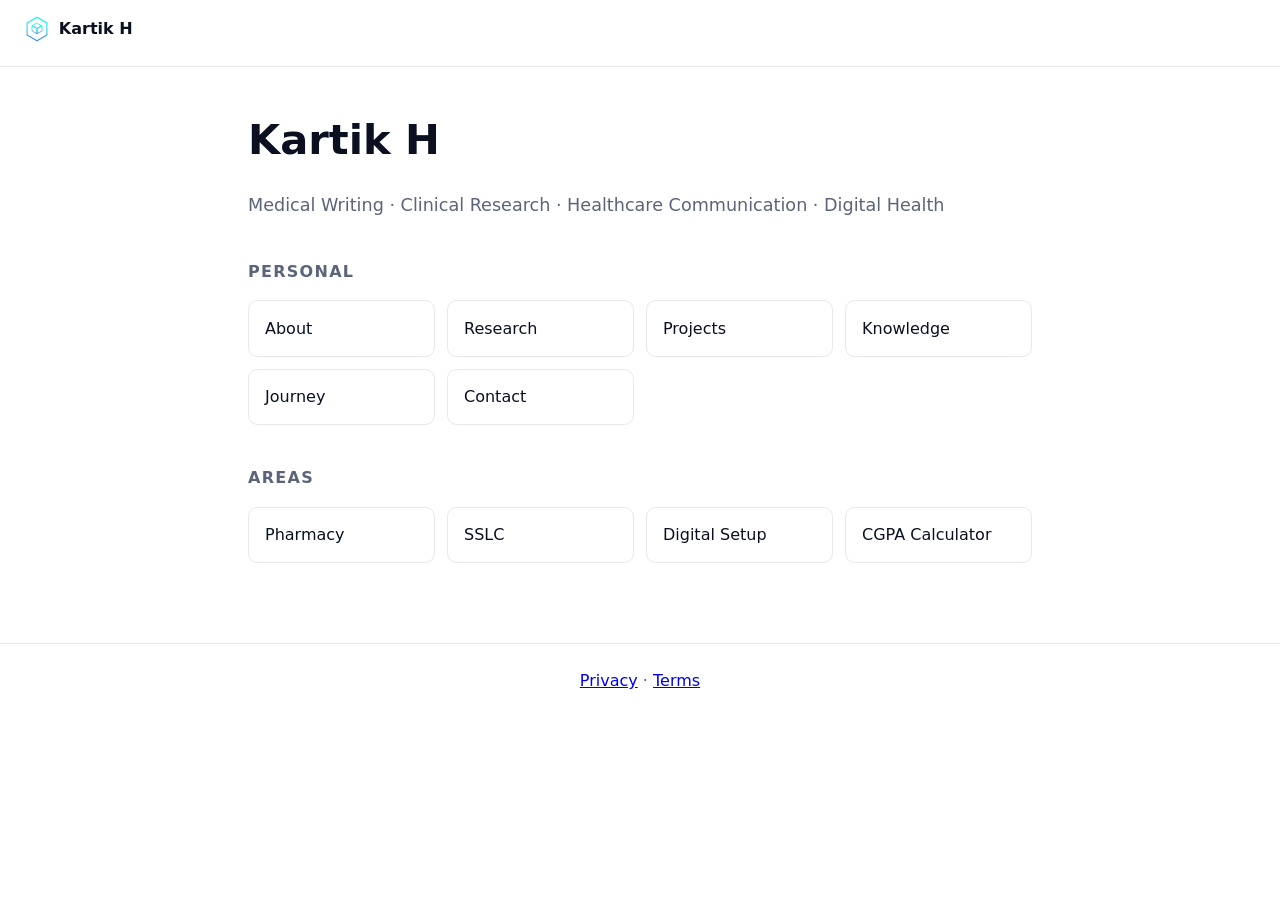
<file: index.html>
<!DOCTYPE html>
<html lang="en">
<head>
  <meta charset="UTF-8">
  <meta name="viewport" content="width=device-width, initial-scale=1.0">
  <title>Kartik H — Medical Writing · Clinical Research · Digital Health</title>
  <meta name="description" content="Kartik H — M.Pharm (Pharmacy Practice). Medical writing, clinical research, healthcare communication and digital health.">
  <link rel="icon" href="/assets/images/favicon/favicon.svg" type="image/svg+xml">
  <link rel="apple-touch-icon" href="/assets/images/favicon/apple-touch-icon.png">
  <link rel="manifest" href="/manifest.json">
  <meta property="og:type" content="website">
  <meta property="og:title" content="Kartik H — Medical Writing · Clinical Research · Digital Health">
  <meta property="og:description" content="M.Pharm (Pharmacy Practice). Medical writing, clinical research, healthcare communication and digital health.">
  <meta property="og:image" content="https://kartik-h6.github.io/assets/images/og/og-default.png">
  <meta name="twitter:card" content="summary_large_image">
  <link rel="stylesheet" href="/assets/css/style.css">
</head>
<body>
  <header class="site-head">
    <nav>
      <a class="brand" href="/">
        <img class="brand-mark" src="/assets/images/icons/logo-hexagon-cube.svg" alt="" width="26" height="26">
        <span>Kartik H</span>
      </a>
    </nav>
  </header>

  <main>
    <h1>Kartik H</h1>
    <p class="lede">Medical Writing · Clinical Research · Healthcare Communication · Digital Health</p>

    <section>
      <h2>Personal</h2>
      <ul class="grid">
        <li><a href="/about/">About</a></li>
        <li><a href="/research/">Research</a></li>
        <li><a href="/projects/">Projects</a></li>
        <li><a href="/knowledge/">Knowledge</a></li>
        <li><a href="/journey/">Journey</a></li>
        <li><a href="/contact/">Contact</a></li>
      </ul>
    </section>

    <section>
      <h2>Areas</h2>
      <ul class="grid">
        <li><a href="/pharmacy/">Pharmacy</a></li>
        <li><a href="/sslc/">SSLC</a></li>
        <li><a href="/digitalsetup/">Digital Setup</a></li>
        <li><a href="/cgpacalculator/">CGPA Calculator</a></li>
      </ul>
    </section>
  </main>

  <footer>
    <a href="/privacy/">Privacy</a> · <a href="/terms/">Terms</a>
  </footer>
</body>
</html>
</file>
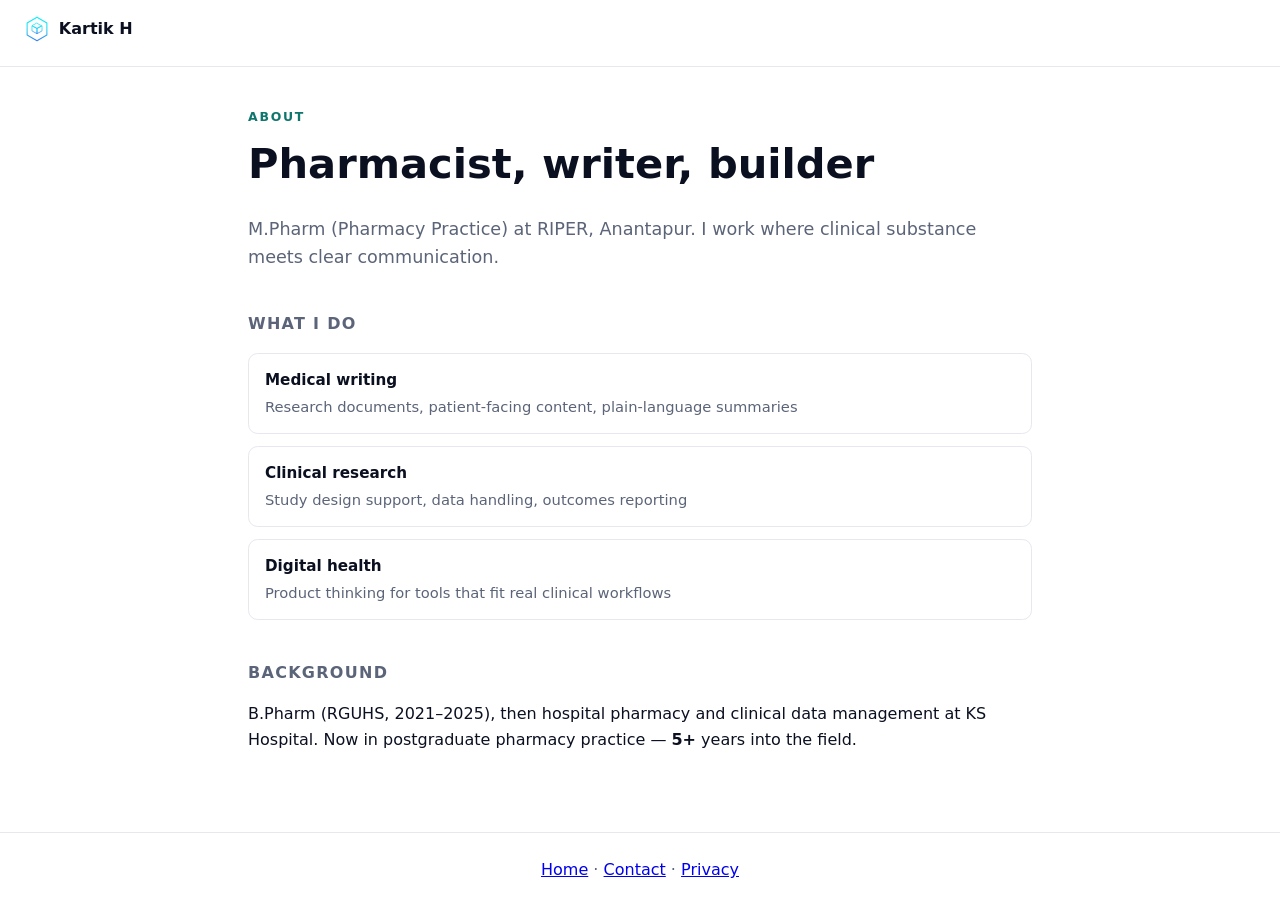
<file: about/index.html>
<!DOCTYPE html>
<html lang="en">
<head>
  <meta charset="UTF-8">
  <meta name="viewport" content="width=device-width, initial-scale=1.0">
  <title>About · Kartik H</title>
  <meta name="description" content="Kartik H — M.Pharm (Pharmacy Practice). Medical writing, clinical research and digital health.">
  <link rel="icon" href="/assets/images/favicon/favicon.svg" type="image/svg+xml">
  <link rel="apple-touch-icon" href="/assets/images/favicon/apple-touch-icon.png">
  <link rel="manifest" href="/manifest.json">
  <meta property="og:title" content="About · Kartik H">
  <meta property="og:image" content="https://kartik-h6.github.io/assets/images/og/og-about.png">
  <meta name="twitter:card" content="summary_large_image">
  <link rel="stylesheet" href="/assets/css/style.css">
  <link rel="stylesheet" href="/about/style.css">
</head>
<body>
  <header class="site-head"><nav><a class="brand" href="/"><img class="brand-mark" src="/assets/images/icons/logo-hexagon-cube.svg" alt="" width="26" height="26"><span>Kartik H</span></a></nav></header>
  <main>
    <p class="area-kicker">About</p>
    <h1>Pharmacist, writer, builder</h1>
    <p class="lede">M.Pharm (Pharmacy Practice) at RIPER, Anantapur. I work where clinical substance meets clear communication.</p>

    <section>
      <h2>What I do</h2>
      <ul class="kv">
        <li><strong>Medical writing</strong><span>Research documents, patient-facing content, plain-language summaries</span></li>
        <li><strong>Clinical research</strong><span>Study design support, data handling, outcomes reporting</span></li>
        <li><strong>Digital health</strong><span>Product thinking for tools that fit real clinical workflows</span></li>
      </ul>
    </section>

    <section>
      <h2>Background</h2>
      <p>B.Pharm (RGUHS, 2021–2025), then hospital pharmacy and clinical data management at KS Hospital. Now in postgraduate pharmacy practice — <strong id="years-in">several</strong> years into the field.</p>
    </section>
  </main>
  <footer><a href="/">Home</a> · <a href="/contact/">Contact</a> · <a href="/privacy/">Privacy</a></footer>
  <script src="/about/main.js" defer></script>
</body>
</html>
</file>
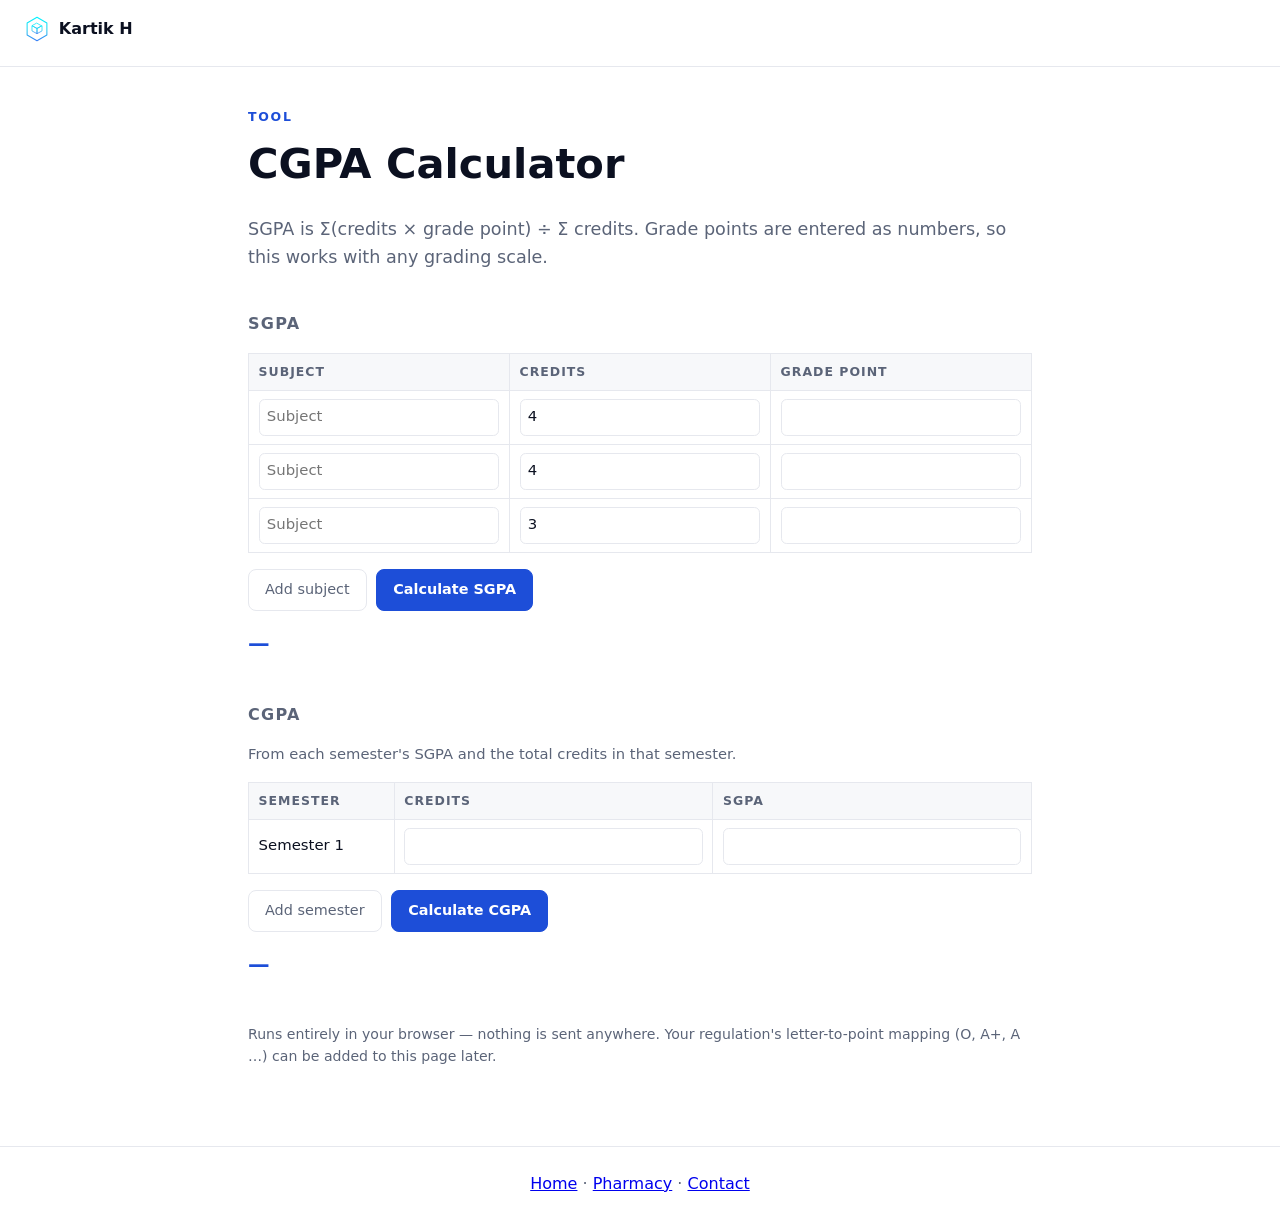
<file: cgpacalculator/index.html>
<!DOCTYPE html>
<html lang="en">
<head>
  <meta charset="UTF-8">
  <meta name="viewport" content="width=device-width, initial-scale=1.0">
  <title>CGPA Calculator · Kartik H</title>
  <meta name="description" content="SGPA and CGPA calculator — credits and grade points, any grading scale.">
  <link rel="icon" href="/assets/images/favicon/favicon.svg" type="image/svg+xml">
  <link rel="apple-touch-icon" href="/assets/images/favicon/apple-touch-icon.png">
  <link rel="manifest" href="/manifest.json">
  <meta property="og:title" content="CGPA Calculator · Kartik H">
  <meta property="og:image" content="https://kartik-h6.github.io/assets/images/og/og-cgpacalculator.png">
  <meta name="twitter:card" content="summary_large_image">
  <link rel="stylesheet" href="/assets/css/style.css">
  <link rel="stylesheet" href="/cgpacalculator/style.css">
</head>
<body>
  <header class="site-head"><nav><a class="brand" href="/"><img class="brand-mark" src="/assets/images/icons/logo-hexagon-cube.svg" alt="" width="26" height="26"><span>Kartik H</span></a></nav></header>
  <main>
    <p class="area-kicker">Tool</p>
    <h1>CGPA Calculator</h1>
    <p class="lede">SGPA is Σ(credits × grade point) ÷ Σ credits. Grade points are entered as numbers, so this works with any grading scale.</p>

    <section>
      <h2>SGPA</h2>
      <table class="calc">
        <thead><tr><th>Subject</th><th>Credits</th><th>Grade point</th></tr></thead>
        <tbody id="sgpa-rows"></tbody>
      </table>
      <div class="calc-actions">
        <button id="add-row" class="btn-ghost" type="button">Add subject</button>
        <button id="calc-sgpa" class="btn-primary" type="button">Calculate SGPA</button>
      </div>
      <p class="result" id="sgpa-result" aria-live="polite">—</p>
    </section>

    <section>
      <h2>CGPA</h2>
      <p class="hint">From each semester's SGPA and the total credits in that semester.</p>
      <table class="calc">
        <thead><tr><th>Semester</th><th>Credits</th><th>SGPA</th></tr></thead>
        <tbody id="cgpa-rows"></tbody>
      </table>
      <div class="calc-actions">
        <button id="add-sem" class="btn-ghost" type="button">Add semester</button>
        <button id="calc-cgpa" class="btn-primary" type="button">Calculate CGPA</button>
      </div>
      <p class="result" id="cgpa-result" aria-live="polite">—</p>
    </section>

    <p class="note">Runs entirely in your browser — nothing is sent anywhere. Your regulation's letter-to-point mapping (O, A+, A …) can be added to this page later.</p>
  </main>
  <footer><a href="/">Home</a> · <a href="/pharmacy/">Pharmacy</a> · <a href="/contact/">Contact</a></footer>
  <script src="/cgpacalculator/main.js" defer></script>
</body>
</html>
</file>
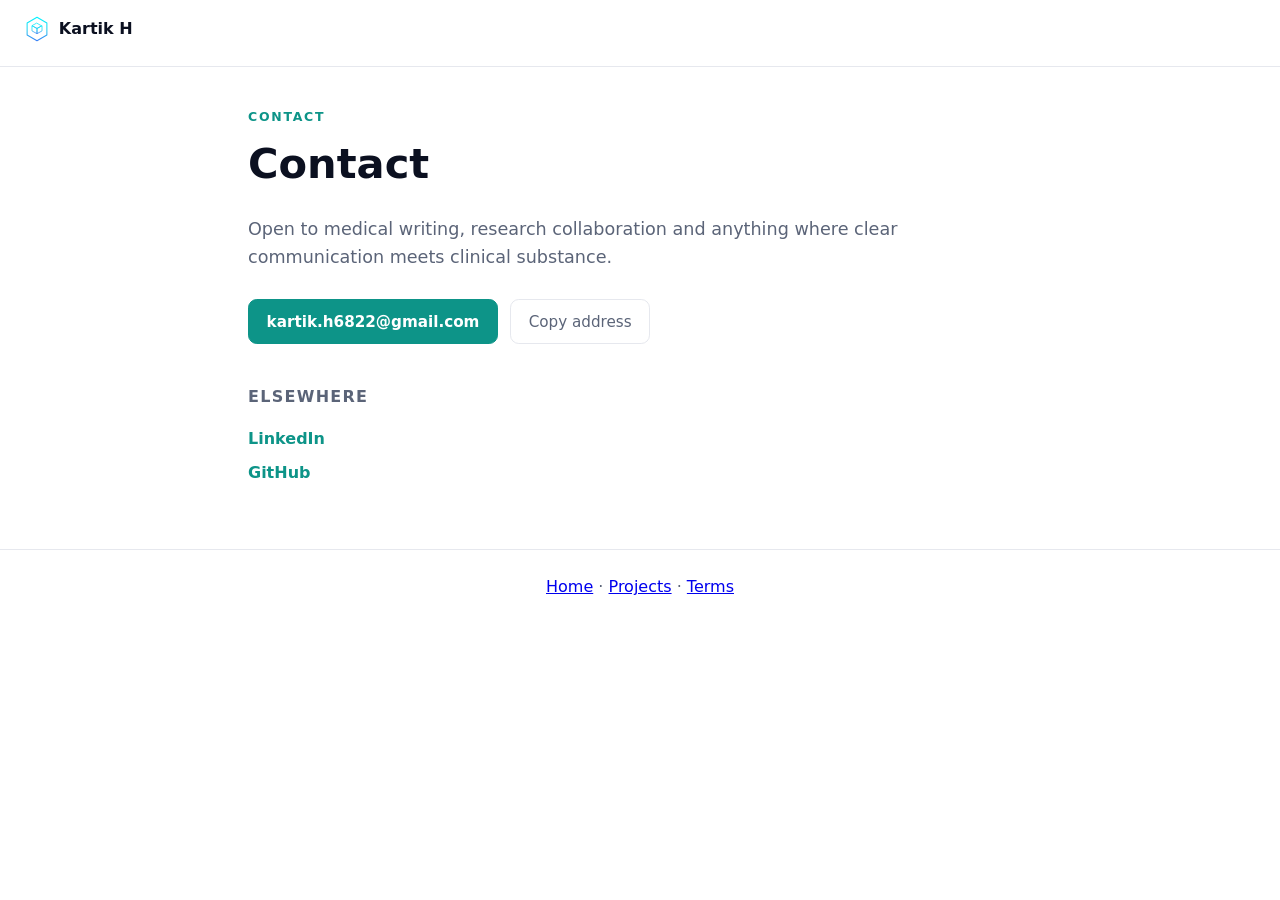
<file: contact/index.html>
<!DOCTYPE html>
<html lang="en">
<head>
  <meta charset="UTF-8">
  <meta name="viewport" content="width=device-width, initial-scale=1.0">
  <title>Contact · Kartik H</title>
  <meta name="description" content="Contact Kartik H — medical writing, research collaboration and digital health.">
  <link rel="icon" href="/assets/images/favicon/favicon.svg" type="image/svg+xml">
  <link rel="apple-touch-icon" href="/assets/images/favicon/apple-touch-icon.png">
  <link rel="manifest" href="/manifest.json">
  <meta property="og:title" content="Contact · Kartik H">
  <meta property="og:image" content="https://kartik-h6.github.io/assets/images/og/og-contact.png">
  <meta name="twitter:card" content="summary_large_image">
  <link rel="stylesheet" href="/assets/css/style.css">
  <link rel="stylesheet" href="/contact/style.css">
</head>
<body>
  <header class="site-head"><nav><a class="brand" href="/"><img class="brand-mark" src="/assets/images/icons/logo-hexagon-cube.svg" alt="" width="26" height="26"><span>Kartik H</span></a></nav></header>
  <main>
    <p class="area-kicker">Contact</p>
    <h1>Contact</h1>
    <p class="lede">Open to medical writing, research collaboration and anything where clear communication meets clinical substance.</p>

    <div class="contact-row">
      <a class="btn-primary" href="mailto:kartik.h6822@gmail.com">kartik.h6822@gmail.com</a>
      <button class="btn-copy" id="copy-email" data-email="kartik.h6822@gmail.com">Copy address</button>
    </div>

    <section>
      <h2>Elsewhere</h2>
      <ul class="links">
        <li><a href="https://www.linkedin.com/in/kartik-h6">LinkedIn</a></li>
        <li><a href="https://github.com/kartik-h6">GitHub</a></li>
      </ul>
    </section>
  </main>
  <footer><a href="/">Home</a> · <a href="/projects/">Projects</a> · <a href="/terms/">Terms</a></footer>
  <script src="/contact/main.js" defer></script>
</body>
</html>
</file>
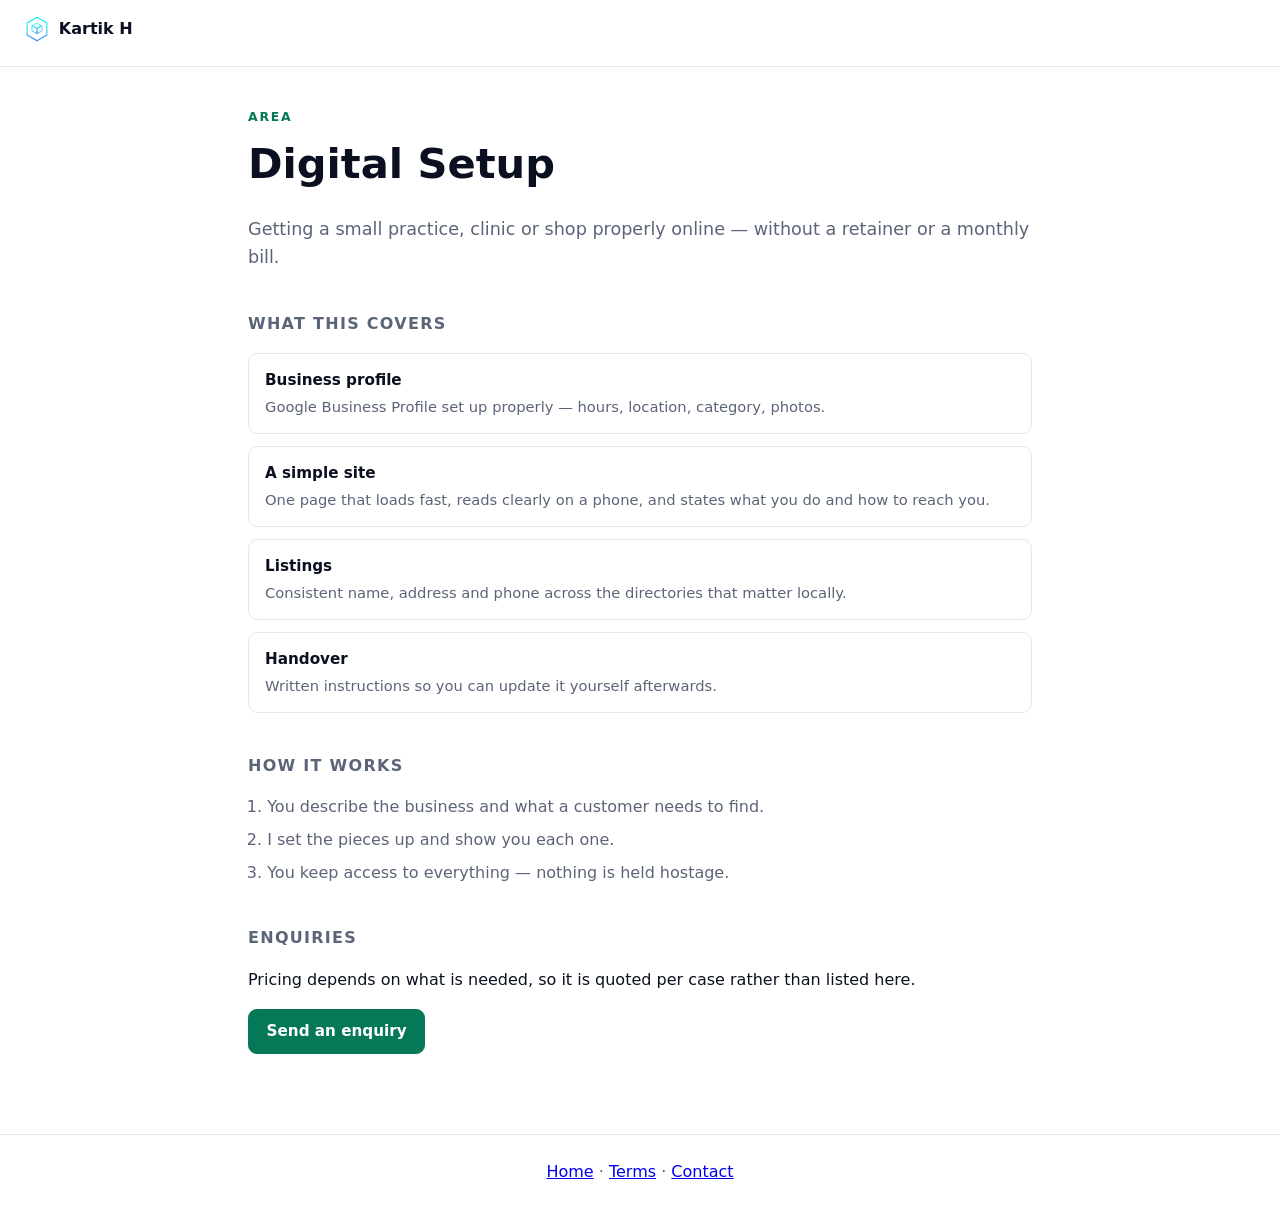
<file: digitalsetup/index.html>
<!DOCTYPE html>
<html lang="en">
<head>
  <meta charset="UTF-8">
  <meta name="viewport" content="width=device-width, initial-scale=1.0">
  <title>Digital Setup · Kartik H</title>
  <meta name="description" content="Getting a small practice or shop online — profile, site and listings.">
  <link rel="icon" href="/assets/images/favicon/favicon.svg" type="image/svg+xml">
  <link rel="apple-touch-icon" href="/assets/images/favicon/apple-touch-icon.png">
  <link rel="manifest" href="/manifest.json">
  <meta property="og:title" content="Digital Setup · Kartik H">
  <meta property="og:image" content="https://kartik-h6.github.io/assets/images/og/og-digitalsetup.png">
  <meta name="twitter:card" content="summary_large_image">
  <link rel="stylesheet" href="/assets/css/style.css">
  <link rel="stylesheet" href="/digitalsetup/style.css">
</head>
<body>
  <header class="site-head"><nav><a class="brand" href="/"><img class="brand-mark" src="/assets/images/icons/logo-hexagon-cube.svg" alt="" width="26" height="26"><span>Kartik H</span></a></nav></header>
  <main>
    <p class="area-kicker">Area</p>
    <h1>Digital Setup</h1>
    <p class="lede">Getting a small practice, clinic or shop properly online — without a retainer or a monthly bill.</p>

    <section>
      <h2>What this covers</h2>
      <ul class="kv">
        <li><strong>Business profile</strong><span>Google Business Profile set up properly — hours, location, category, photos.</span></li>
        <li><strong>A simple site</strong><span>One page that loads fast, reads clearly on a phone, and states what you do and how to reach you.</span></li>
        <li><strong>Listings</strong><span>Consistent name, address and phone across the directories that matter locally.</span></li>
        <li><strong>Handover</strong><span>Written instructions so you can update it yourself afterwards.</span></li>
      </ul>
    </section>

    <section>
      <h2>How it works</h2>
      <ol class="steps">
        <li>You describe the business and what a customer needs to find.</li>
        <li>I set the pieces up and show you each one.</li>
        <li>You keep access to everything — nothing is held hostage.</li>
      </ol>
    </section>

    <section>
      <h2>Enquiries</h2>
      <p>Pricing depends on what is needed, so it is quoted per case rather than listed here.</p>
      <p><a class="btn-primary" href="mailto:kartik.h6822@gmail.com?subject=Digital%20Setup%20enquiry">Send an enquiry</a></p>
    </section>
  </main>
  <footer><a href="/">Home</a> · <a href="/terms/">Terms</a> · <a href="/contact/">Contact</a></footer>
  <script src="/digitalsetup/main.js" defer></script>
</body>
</html>
</file>
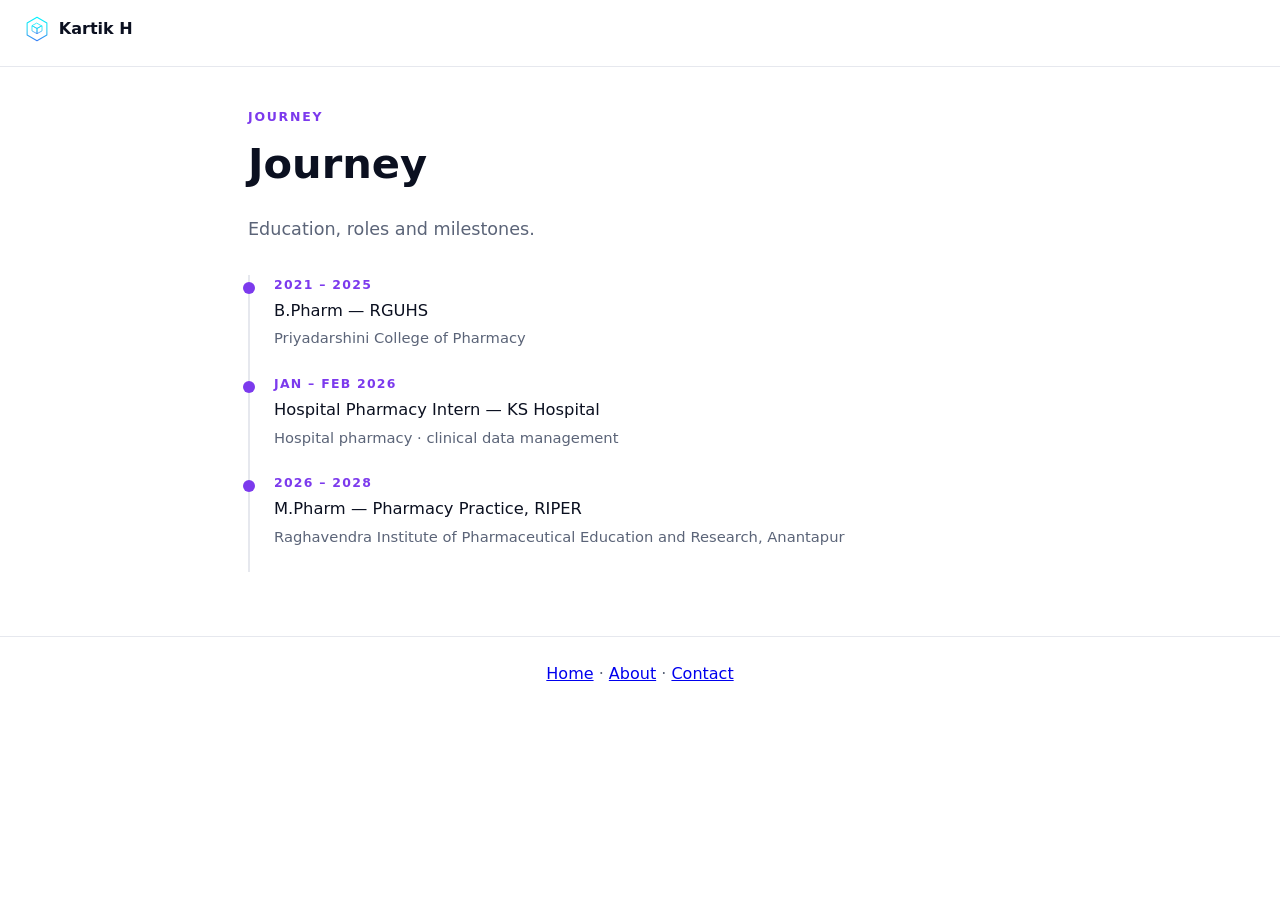
<file: journey/index.html>
<!DOCTYPE html>
<html lang="en">
<head>
  <meta charset="UTF-8">
  <meta name="viewport" content="width=device-width, initial-scale=1.0">
  <title>Journey · Kartik H</title>
  <meta name="description" content="Education, roles and milestones — B.Pharm, hospital pharmacy, M.Pharm Pharmacy Practice.">
  <link rel="icon" href="/assets/images/favicon/favicon.svg" type="image/svg+xml">
  <link rel="apple-touch-icon" href="/assets/images/favicon/apple-touch-icon.png">
  <link rel="manifest" href="/manifest.json">
  <meta property="og:title" content="Journey · Kartik H">
  <meta property="og:image" content="https://kartik-h6.github.io/assets/images/og/og-journey.png">
  <meta name="twitter:card" content="summary_large_image">
  <link rel="stylesheet" href="/assets/css/style.css">
  <link rel="stylesheet" href="/journey/style.css">
</head>
<body>
  <header class="site-head"><nav><a class="brand" href="/"><img class="brand-mark" src="/assets/images/icons/logo-hexagon-cube.svg" alt="" width="26" height="26"><span>Kartik H</span></a></nav></header>
  <main>
    <p class="area-kicker">Journey</p>
    <h1>Journey</h1>
    <p class="lede">Education, roles and milestones.</p>

    <!-- Entries are rendered from the data array in main.js — add to that list, not to the markup. -->
    <ol class="timeline" id="timeline"></ol>
  </main>
  <footer><a href="/">Home</a> · <a href="/about/">About</a> · <a href="/contact/">Contact</a></footer>
  <script src="/journey/main.js" defer></script>
</body>
</html>
</file>
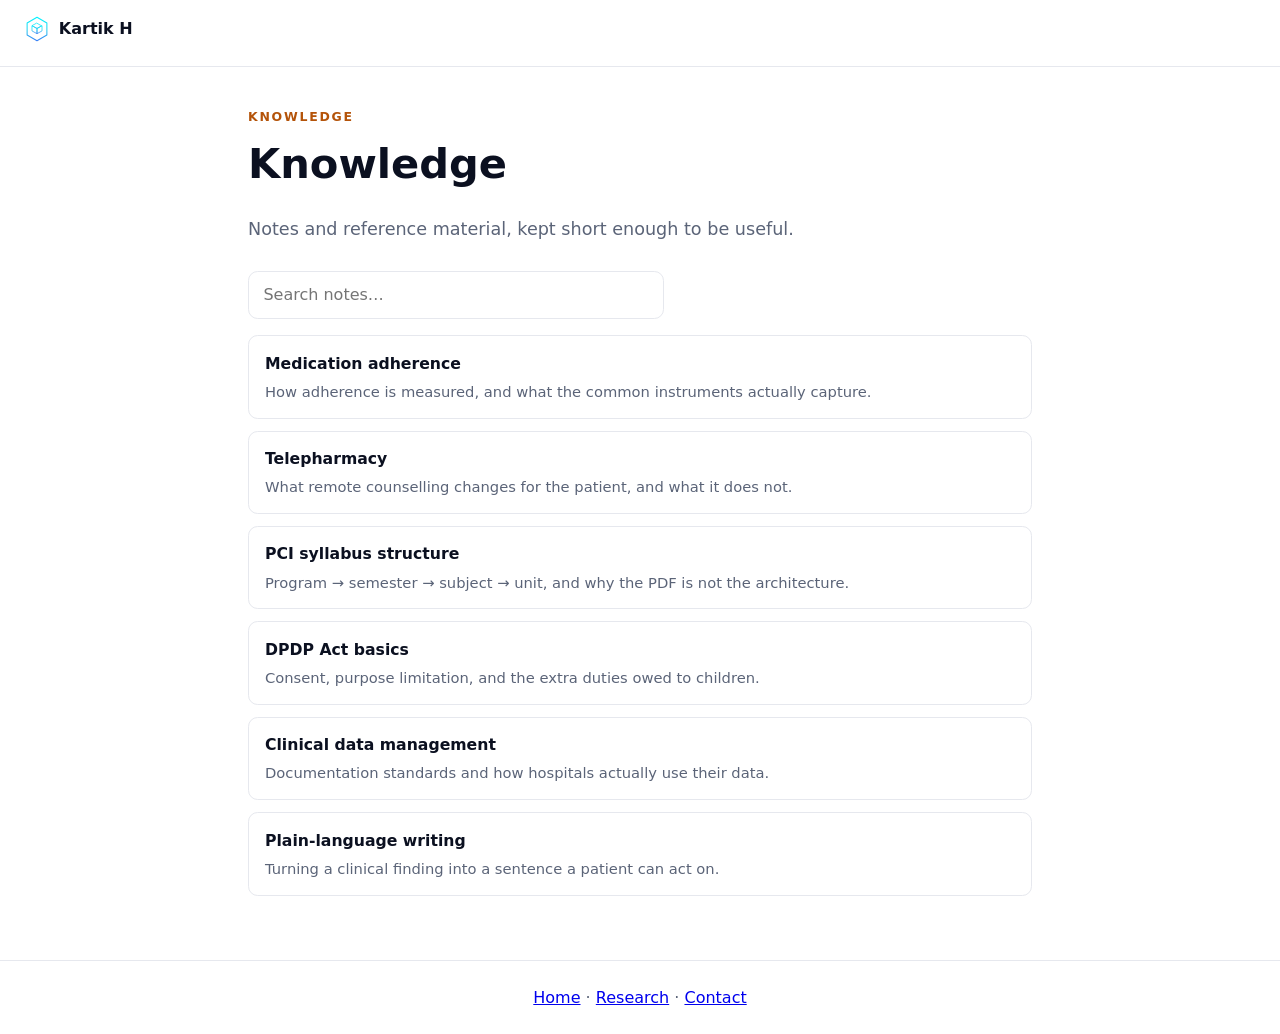
<file: knowledge/index.html>
<!DOCTYPE html>
<html lang="en">
<head>
  <meta charset="UTF-8">
  <meta name="viewport" content="width=device-width, initial-scale=1.0">
  <title>Knowledge · Kartik H</title>
  <meta name="description" content="Notes and reference material on pharmacy practice, adherence and digital health.">
  <link rel="icon" href="/assets/images/favicon/favicon.svg" type="image/svg+xml">
  <link rel="apple-touch-icon" href="/assets/images/favicon/apple-touch-icon.png">
  <link rel="manifest" href="/manifest.json">
  <meta property="og:title" content="Knowledge · Kartik H">
  <meta property="og:image" content="https://kartik-h6.github.io/assets/images/og/og-knowledge.png">
  <meta name="twitter:card" content="summary_large_image">
  <link rel="stylesheet" href="/assets/css/style.css">
  <link rel="stylesheet" href="/knowledge/style.css">
</head>
<body>
  <header class="site-head"><nav><a class="brand" href="/"><img class="brand-mark" src="/assets/images/icons/logo-hexagon-cube.svg" alt="" width="26" height="26"><span>Kartik H</span></a></nav></header>
  <main>
    <p class="area-kicker">Knowledge</p>
    <h1>Knowledge</h1>
    <p class="lede">Notes and reference material, kept short enough to be useful.</p>

    <label class="search">
      <span class="visually-hidden">Search notes</span>
      <input type="search" id="note-search" placeholder="Search notes…" autocomplete="off">
    </label>

    <ul class="notes" id="notes">
      <li class="note"><h3>Medication adherence</h3><p>How adherence is measured, and what the common instruments actually capture.</p></li>
      <li class="note"><h3>Telepharmacy</h3><p>What remote counselling changes for the patient, and what it does not.</p></li>
      <li class="note"><h3>PCI syllabus structure</h3><p>Program → semester → subject → unit, and why the PDF is not the architecture.</p></li>
      <li class="note"><h3>DPDP Act basics</h3><p>Consent, purpose limitation, and the extra duties owed to children.</p></li>
      <li class="note"><h3>Clinical data management</h3><p>Documentation standards and how hospitals actually use their data.</p></li>
      <li class="note"><h3>Plain-language writing</h3><p>Turning a clinical finding into a sentence a patient can act on.</p></li>
    </ul>

    <p class="empty" id="notes-empty" hidden>No notes match that search.</p>
  </main>
  <footer><a href="/">Home</a> · <a href="/research/">Research</a> · <a href="/contact/">Contact</a></footer>
  <script src="/knowledge/main.js" defer></script>
</body>
</html>
</file>
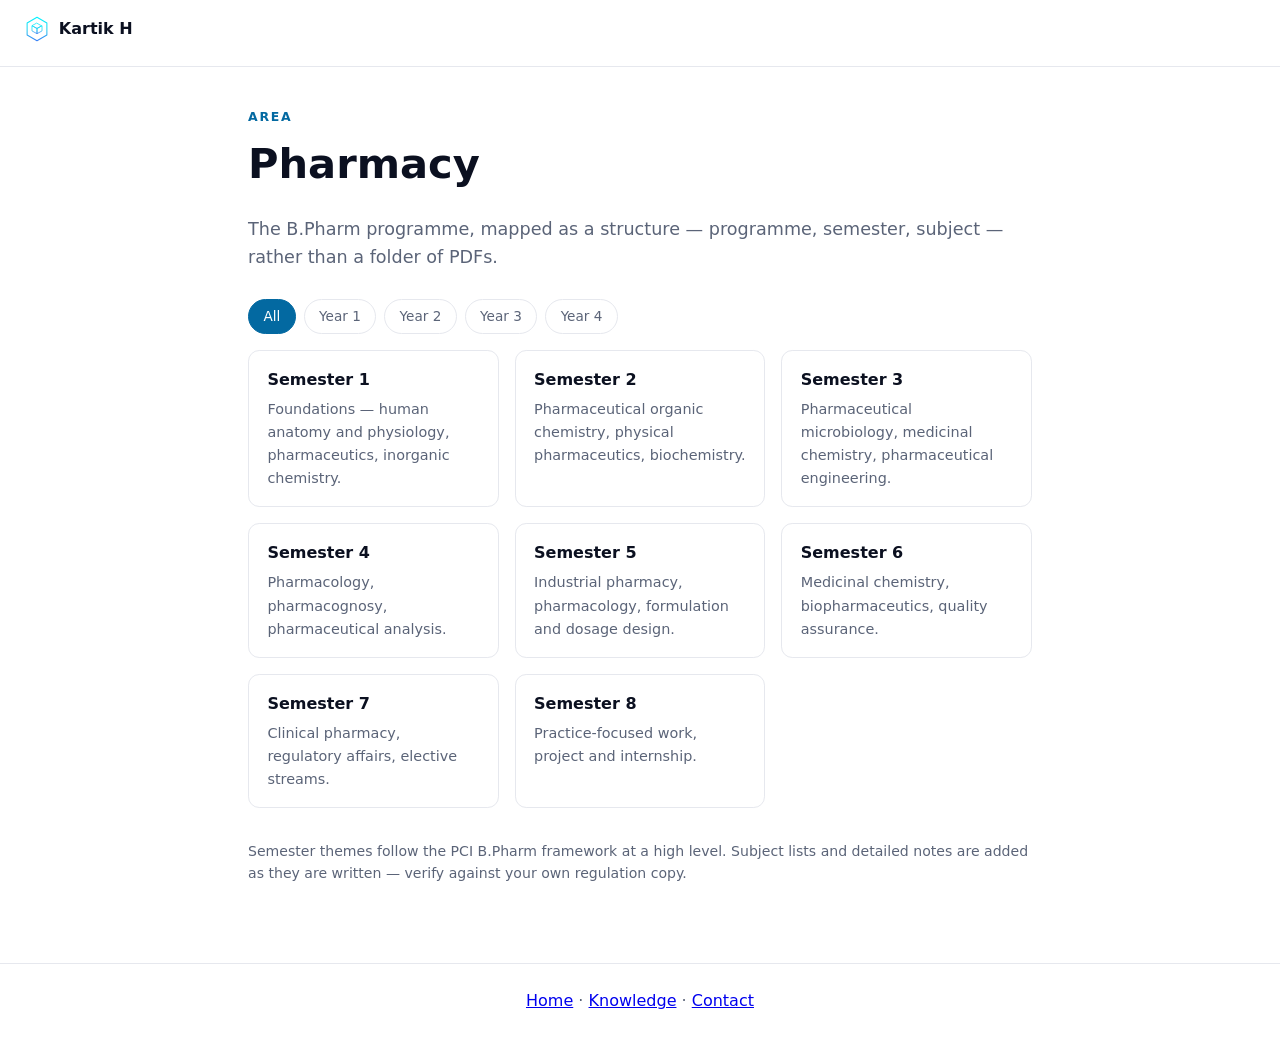
<file: pharmacy/index.html>
<!DOCTYPE html>
<html lang="en">
<head>
  <meta charset="UTF-8">
  <meta name="viewport" content="width=device-width, initial-scale=1.0">
  <title>Pharmacy · Kartik H</title>
  <meta name="description" content="B.Pharm syllabus, mapped semester by semester.">
  <link rel="icon" href="/assets/images/favicon/favicon.svg" type="image/svg+xml">
  <link rel="apple-touch-icon" href="/assets/images/favicon/apple-touch-icon.png">
  <link rel="manifest" href="/manifest.json">
  <meta property="og:title" content="Pharmacy · Kartik H">
  <meta property="og:image" content="https://kartik-h6.github.io/assets/images/og/og-pharmacy.png">
  <meta name="twitter:card" content="summary_large_image">
  <link rel="stylesheet" href="/assets/css/style.css">
  <link rel="stylesheet" href="/pharmacy/style.css">
</head>
<body>
  <header class="site-head"><nav><a class="brand" href="/"><img class="brand-mark" src="/assets/images/icons/logo-hexagon-cube.svg" alt="" width="26" height="26"><span>Kartik H</span></a></nav></header>
  <main>
    <p class="area-kicker">Area</p>
    <h1>Pharmacy</h1>
    <p class="lede">The B.Pharm programme, mapped as a structure — programme, semester, subject — rather than a folder of PDFs.</p>

    <div class="filters" role="group" aria-label="Filter semesters">
      <button class="chip is-active" data-filter="all">All</button>
      <button class="chip" data-filter="1">Year 1</button>
      <button class="chip" data-filter="2">Year 2</button>
      <button class="chip" data-filter="3">Year 3</button>
      <button class="chip" data-filter="4">Year 4</button>
    </div>

    <ul class="cards">
      <li class="card" data-year="1"><h3>Semester 1</h3><p>Foundations — human anatomy and physiology, pharmaceutics, inorganic chemistry.</p></li>
      <li class="card" data-year="1"><h3>Semester 2</h3><p>Pharmaceutical organic chemistry, physical pharmaceutics, biochemistry.</p></li>
      <li class="card" data-year="2"><h3>Semester 3</h3><p>Pharmaceutical microbiology, medicinal chemistry, pharmaceutical engineering.</p></li>
      <li class="card" data-year="2"><h3>Semester 4</h3><p>Pharmacology, pharmacognosy, pharmaceutical analysis.</p></li>
      <li class="card" data-year="3"><h3>Semester 5</h3><p>Industrial pharmacy, pharmacology, formulation and dosage design.</p></li>
      <li class="card" data-year="3"><h3>Semester 6</h3><p>Medicinal chemistry, biopharmaceutics, quality assurance.</p></li>
      <li class="card" data-year="4"><h3>Semester 7</h3><p>Clinical pharmacy, regulatory affairs, elective streams.</p></li>
      <li class="card" data-year="4"><h3>Semester 8</h3><p>Practice-focused work, project and internship.</p></li>
    </ul>

    <p class="note">Semester themes follow the PCI B.Pharm framework at a high level. Subject lists and detailed notes are added as they are written — verify against your own regulation copy.</p>
  </main>
  <footer><a href="/">Home</a> · <a href="/knowledge/">Knowledge</a> · <a href="/contact/">Contact</a></footer>
  <script src="/pharmacy/main.js" defer></script>
</body>
</html>
</file>
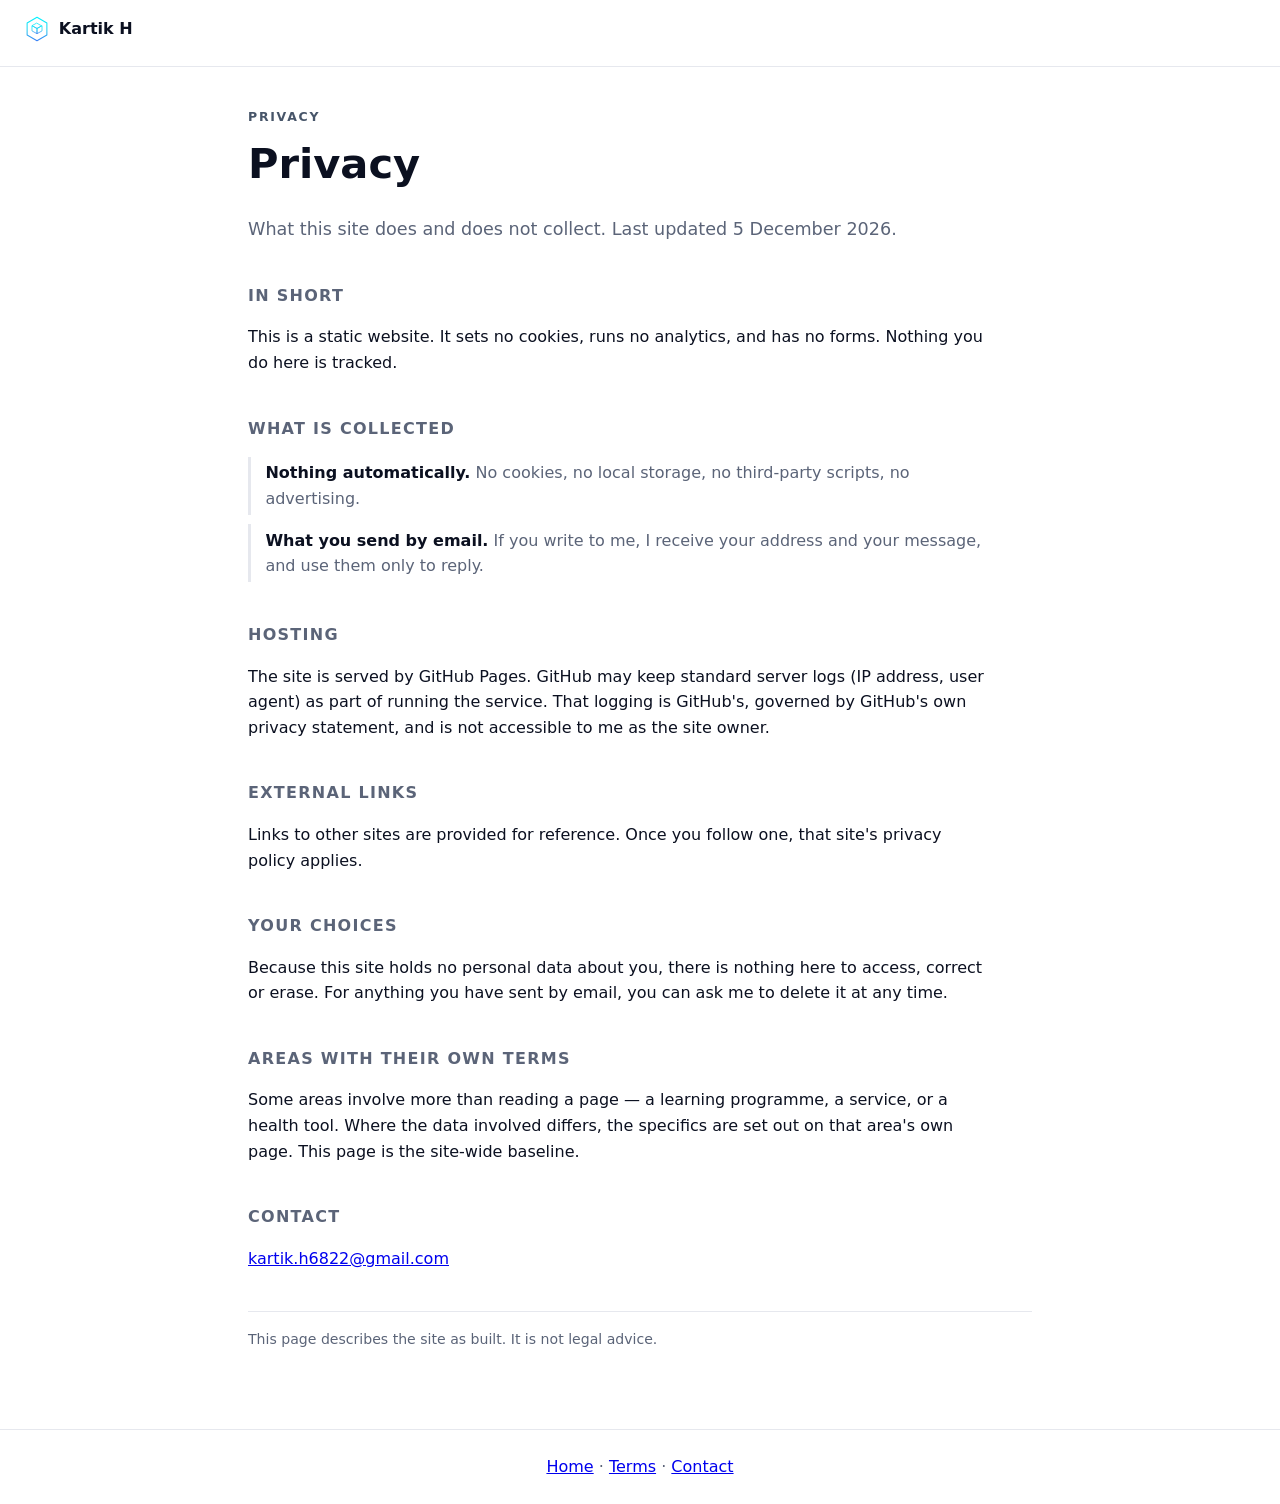
<file: privacy/index.html>
<!DOCTYPE html>
<html lang="en">
<head>
  <meta charset="UTF-8">
  <meta name="viewport" content="width=device-width, initial-scale=1.0">
  <title>Privacy · Kartik H</title>
  <meta name="description" content="What this site does and does not collect.">
  <link rel="icon" href="/assets/images/favicon/favicon.svg" type="image/svg+xml">
  <link rel="apple-touch-icon" href="/assets/images/favicon/apple-touch-icon.png">
  <link rel="manifest" href="/manifest.json">
  <meta property="og:title" content="Privacy · Kartik H">
  <meta property="og:image" content="https://kartik-h6.github.io/assets/images/og/og-privacy.png">
  <meta name="twitter:card" content="summary_large_image">
  <link rel="stylesheet" href="/assets/css/style.css">
  <link rel="stylesheet" href="/privacy/style.css">
</head>
<body>
  <header class="site-head"><nav><a class="brand" href="/"><img class="brand-mark" src="/assets/images/icons/logo-hexagon-cube.svg" alt="" width="26" height="26"><span>Kartik H</span></a></nav></header>
  <main>
    <p class="area-kicker">Privacy</p>
    <h1>Privacy</h1>
    <p class="lede">What this site does and does not collect. Last updated <span id="last-updated">—</span>.</p>

    <section>
      <h2>In short</h2>
      <p>This is a static website. It sets no cookies, runs no analytics, and has no forms. Nothing you do here is tracked.</p>
    </section>

    <section>
      <h2>What is collected</h2>
      <ul class="plain">
        <li><strong>Nothing automatically.</strong> No cookies, no local storage, no third-party scripts, no advertising.</li>
        <li><strong>What you send by email.</strong> If you write to me, I receive your address and your message, and use them only to reply.</li>
      </ul>
    </section>

    <section>
      <h2>Hosting</h2>
      <p>The site is served by GitHub Pages. GitHub may keep standard server logs (IP address, user agent) as part of running the service. That logging is GitHub's, governed by GitHub's own privacy statement, and is not accessible to me as the site owner.</p>
    </section>

    <section>
      <h2>External links</h2>
      <p>Links to other sites are provided for reference. Once you follow one, that site's privacy policy applies.</p>
    </section>

    <section>
      <h2>Your choices</h2>
      <p>Because this site holds no personal data about you, there is nothing here to access, correct or erase. For anything you have sent by email, you can ask me to delete it at any time.</p>
    </section>

    <section>
      <h2>Areas with their own terms</h2>
      <p>Some areas involve more than reading a page — a learning programme, a service, or a health tool. Where the data involved differs, the specifics are set out on that area's own page. This page is the site-wide baseline.</p>
    </section>

    <section>
      <h2>Contact</h2>
      <p><a href="mailto:kartik.h6822@gmail.com">kartik.h6822@gmail.com</a></p>
    </section>

    <p class="note">This page describes the site as built. It is not legal advice.</p>
  </main>
  <footer><a href="/">Home</a> · <a href="/terms/">Terms</a> · <a href="/contact/">Contact</a></footer>
  <script src="/privacy/main.js" defer></script>
</body>
</html>
</file>
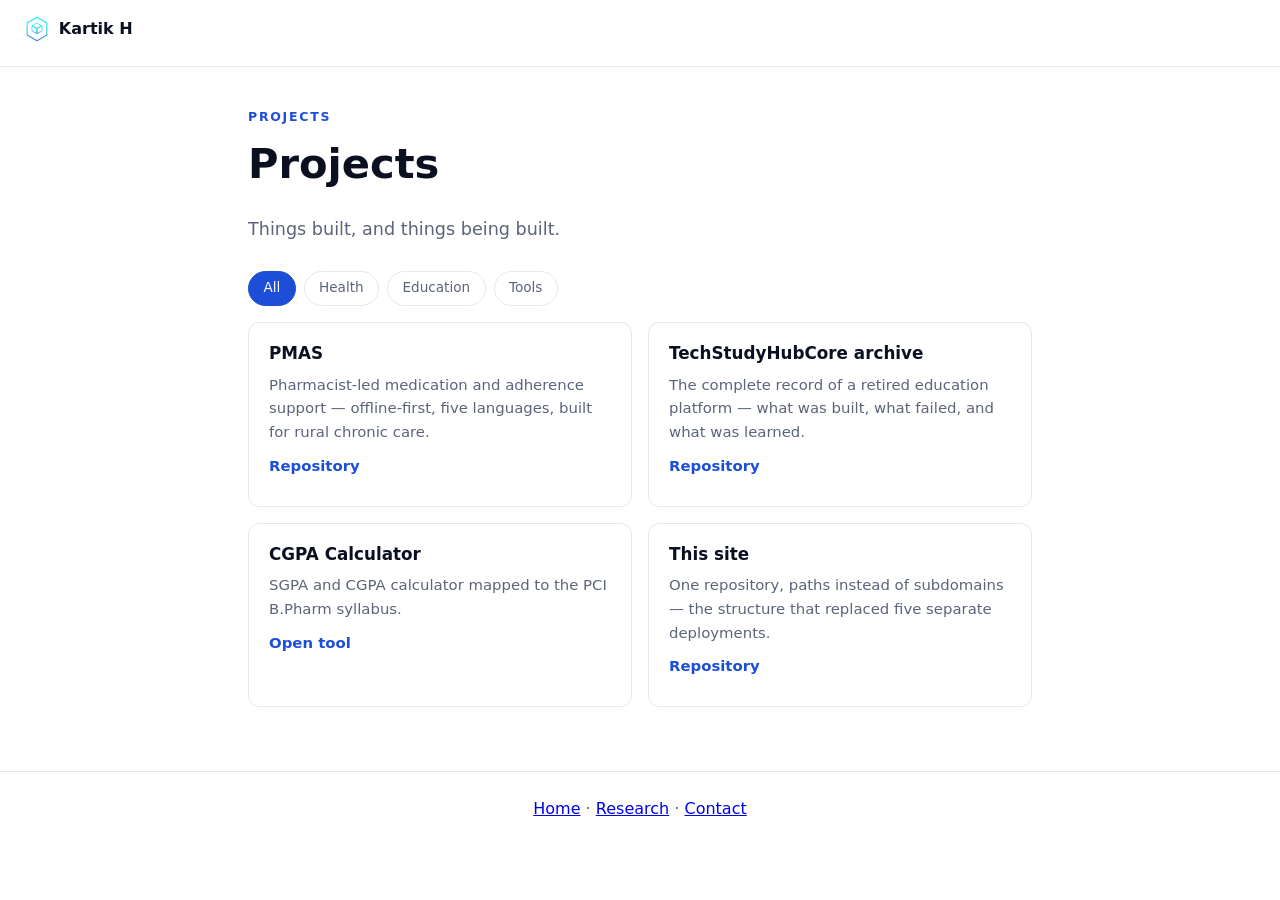
<file: projects/index.html>
<!DOCTYPE html>
<html lang="en">
<head>
  <meta charset="UTF-8">
  <meta name="viewport" content="width=device-width, initial-scale=1.0">
  <title>Projects · Kartik H</title>
  <meta name="description" content="Projects: PMAS, the TechStudyHubCore archive, and tools.">
  <link rel="icon" href="/assets/images/favicon/favicon.svg" type="image/svg+xml">
  <link rel="apple-touch-icon" href="/assets/images/favicon/apple-touch-icon.png">
  <link rel="manifest" href="/manifest.json">
  <meta property="og:title" content="Projects · Kartik H">
  <meta property="og:image" content="https://kartik-h6.github.io/assets/images/og/og-projects.png">
  <meta name="twitter:card" content="summary_large_image">
  <link rel="stylesheet" href="/assets/css/style.css">
  <link rel="stylesheet" href="/projects/style.css">
</head>
<body>
  <header class="site-head"><nav><a class="brand" href="/"><img class="brand-mark" src="/assets/images/icons/logo-hexagon-cube.svg" alt="" width="26" height="26"><span>Kartik H</span></a></nav></header>
  <main>
    <p class="area-kicker">Projects</p>
    <h1>Projects</h1>
    <p class="lede">Things built, and things being built.</p>

    <div class="filters" role="group" aria-label="Filter projects">
      <button class="chip is-active" data-filter="all">All</button>
      <button class="chip" data-filter="health">Health</button>
      <button class="chip" data-filter="education">Education</button>
      <button class="chip" data-filter="tool">Tools</button>
    </div>

    <ul class="cards">
      <li class="card" data-tags="health tool">
        <h3>PMAS</h3>
        <p>Pharmacist-led medication and adherence support — offline-first, five languages, built for rural chronic care.</p>
        <p class="card-links"><a href="https://github.com/kartik-h6/PMAS">Repository</a></p>
      </li>
      <li class="card" data-tags="education">
        <h3>TechStudyHubCore archive</h3>
        <p>The complete record of a retired education platform — what was built, what failed, and what was learned.</p>
        <p class="card-links"><a href="https://github.com/kartik-h6/techstudyhubcore-archive">Repository</a></p>
      </li>
      <li class="card" data-tags="tool education">
        <h3>CGPA Calculator</h3>
        <p>SGPA and CGPA calculator mapped to the PCI B.Pharm syllabus.</p>
        <p class="card-links"><a href="/cgpacalculator/">Open tool</a></p>
      </li>
      <li class="card" data-tags="education">
        <h3>This site</h3>
        <p>One repository, paths instead of subdomains — the structure that replaced five separate deployments.</p>
        <p class="card-links"><a href="https://github.com/kartik-h6/kartik-h6.github.io">Repository</a></p>
      </li>
    </ul>
  </main>
  <footer><a href="/">Home</a> · <a href="/research/">Research</a> · <a href="/contact/">Contact</a></footer>
  <script src="/projects/main.js" defer></script>
</body>
</html>
</file>
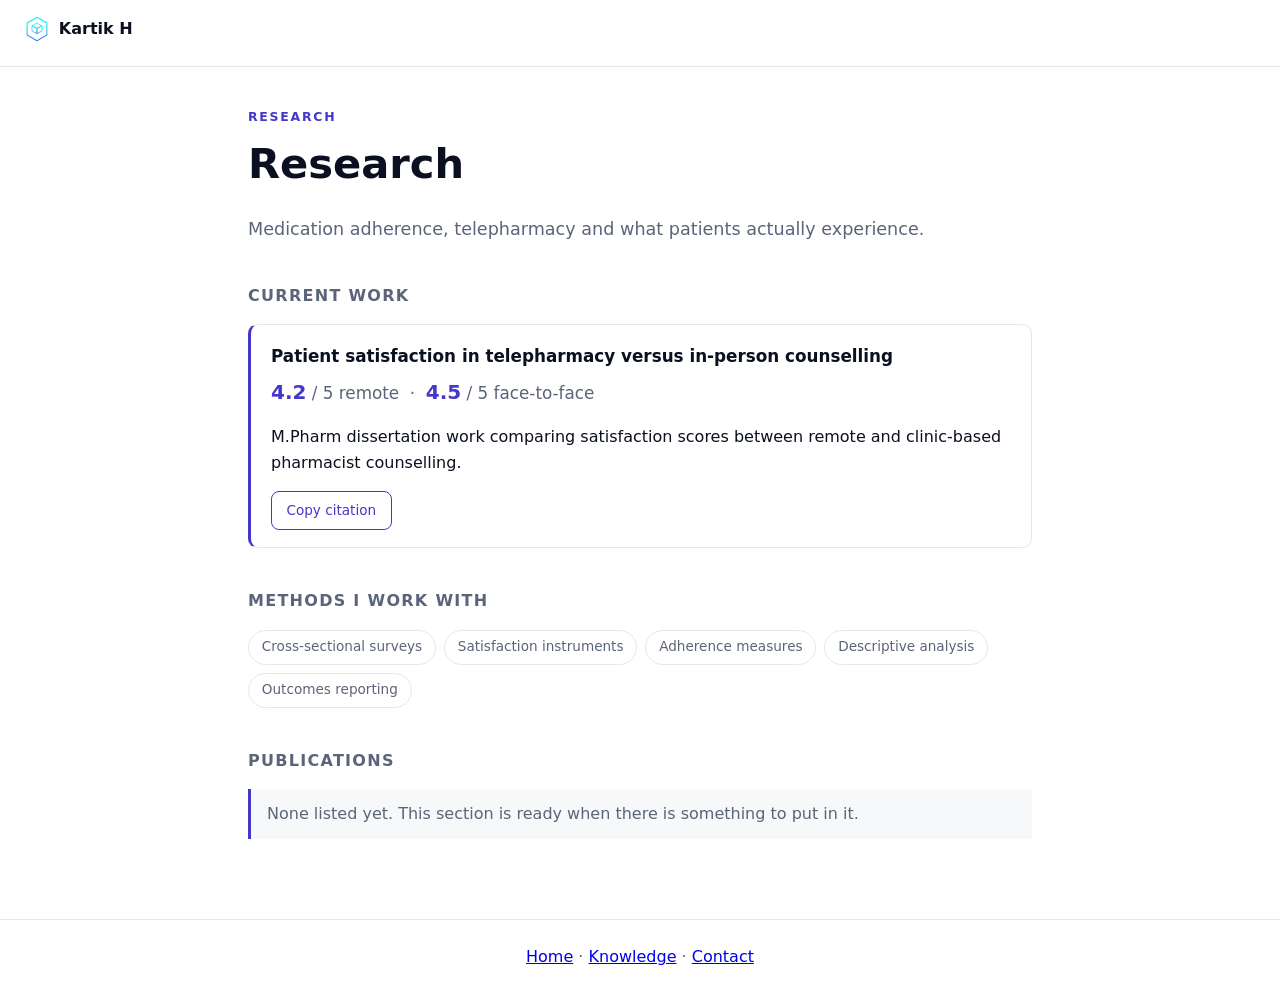
<file: research/index.html>
<!DOCTYPE html>
<html lang="en">
<head>
  <meta charset="UTF-8">
  <meta name="viewport" content="width=device-width, initial-scale=1.0">
  <title>Research · Kartik H</title>
  <meta name="description" content="Research interests: medication adherence, telepharmacy and patient outcomes.">
  <link rel="icon" href="/assets/images/favicon/favicon.svg" type="image/svg+xml">
  <link rel="apple-touch-icon" href="/assets/images/favicon/apple-touch-icon.png">
  <link rel="manifest" href="/manifest.json">
  <meta property="og:title" content="Research · Kartik H">
  <meta property="og:image" content="https://kartik-h6.github.io/assets/images/og/og-research.png">
  <meta name="twitter:card" content="summary_large_image">
  <link rel="stylesheet" href="/assets/css/style.css">
  <link rel="stylesheet" href="/research/style.css">
</head>
<body>
  <header class="site-head"><nav><a class="brand" href="/"><img class="brand-mark" src="/assets/images/icons/logo-hexagon-cube.svg" alt="" width="26" height="26"><span>Kartik H</span></a></nav></header>
  <main>
    <p class="area-kicker">Research</p>
    <h1>Research</h1>
    <p class="lede">Medication adherence, telepharmacy and what patients actually experience.</p>

    <section>
      <h2>Current work</h2>
      <article class="cite">
        <h3>Patient satisfaction in telepharmacy versus in-person counselling</h3>
        <p class="metric"><span>4.2</span> / 5 remote &nbsp;·&nbsp; <span>4.5</span> / 5 face-to-face</p>
        <p>M.Pharm dissertation work comparing satisfaction scores between remote and clinic-based pharmacist counselling.</p>
        <button class="btn-copy" data-cite="Kartik H. (n.d.). Patient satisfaction in telepharmacy versus in-person counselling. M.Pharm dissertation, RIPER Anantapur.">Copy citation</button>
      </article>
    </section>

    <section>
      <h2>Methods I work with</h2>
      <ul class="tags">
        <li>Cross-sectional surveys</li>
        <li>Satisfaction instruments</li>
        <li>Adherence measures</li>
        <li>Descriptive analysis</li>
        <li>Outcomes reporting</li>
      </ul>
    </section>

    <section>
      <h2>Publications</h2>
      <p class="placeholder">None listed yet. This section is ready when there is something to put in it.</p>
    </section>
  </main>
  <footer><a href="/">Home</a> · <a href="/knowledge/">Knowledge</a> · <a href="/contact/">Contact</a></footer>
  <script src="/research/main.js" defer></script>
</body>
</html>
</file>
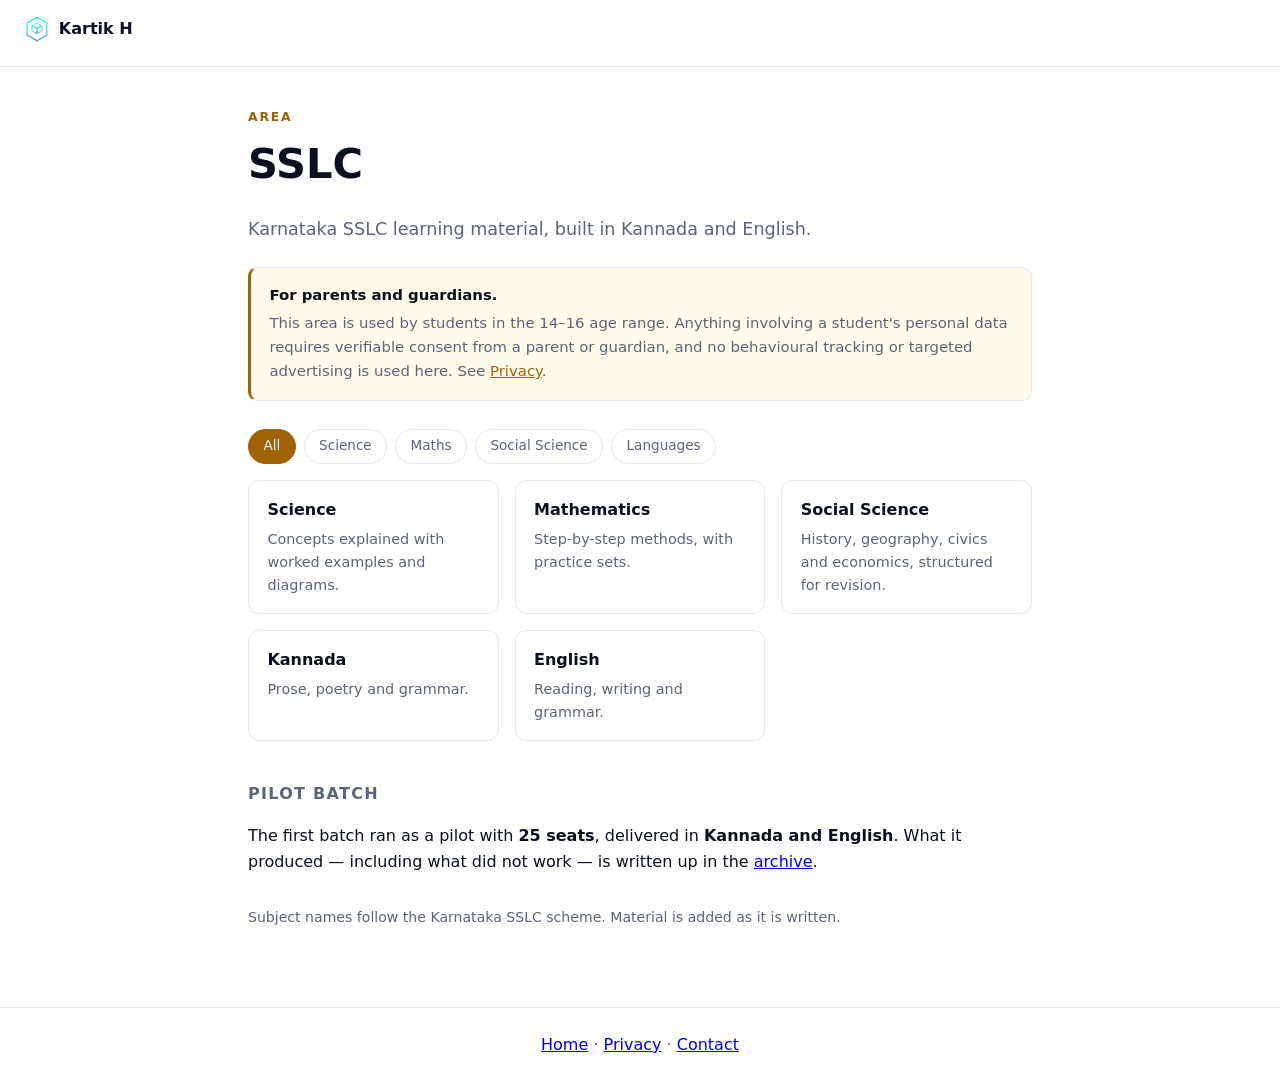
<file: sslc/index.html>
<!DOCTYPE html>
<html lang="en">
<head>
  <meta charset="UTF-8">
  <meta name="viewport" content="width=device-width, initial-scale=1.0">
  <title>SSLC · Kartik H</title>
  <meta name="description" content="Karnataka SSLC learning resources in Kannada and English.">
  <link rel="icon" href="/assets/images/favicon/favicon.svg" type="image/svg+xml">
  <link rel="apple-touch-icon" href="/assets/images/favicon/apple-touch-icon.png">
  <link rel="manifest" href="/manifest.json">
  <meta property="og:title" content="SSLC · Kartik H">
  <meta property="og:image" content="https://kartik-h6.github.io/assets/images/og/og-sslc.png">
  <meta name="twitter:card" content="summary_large_image">
  <link rel="stylesheet" href="/assets/css/style.css">
  <link rel="stylesheet" href="/sslc/style.css">
</head>
<body>
  <header class="site-head"><nav><a class="brand" href="/"><img class="brand-mark" src="/assets/images/icons/logo-hexagon-cube.svg" alt="" width="26" height="26"><span>Kartik H</span></a></nav></header>
  <main>
    <p class="area-kicker">Area</p>
    <h1>SSLC</h1>
    <p class="lede">Karnataka SSLC learning material, built in Kannada and English.</p>

    <div class="notice">
      <strong>For parents and guardians.</strong>
      This area is used by students in the 14–16 age range. Anything involving a student's
      personal data requires verifiable consent from a parent or guardian, and no behavioural
      tracking or targeted advertising is used here. See <a href="/privacy/">Privacy</a>.
    </div>

    <div class="filters" role="group" aria-label="Filter subjects">
      <button class="chip is-active" data-filter="all">All</button>
      <button class="chip" data-filter="science">Science</button>
      <button class="chip" data-filter="maths">Maths</button>
      <button class="chip" data-filter="social">Social Science</button>
      <button class="chip" data-filter="language">Languages</button>
    </div>

    <ul class="cards">
      <li class="card" data-tags="science"><h3>Science</h3><p>Concepts explained with worked examples and diagrams.</p></li>
      <li class="card" data-tags="maths"><h3>Mathematics</h3><p>Step-by-step methods, with practice sets.</p></li>
      <li class="card" data-tags="social"><h3>Social Science</h3><p>History, geography, civics and economics, structured for revision.</p></li>
      <li class="card" data-tags="language"><h3>Kannada</h3><p>Prose, poetry and grammar.</p></li>
      <li class="card" data-tags="language"><h3>English</h3><p>Reading, writing and grammar.</p></li>
    </ul>

    <section>
      <h2>Pilot batch</h2>
      <p>The first batch ran as a pilot with <strong>25 seats</strong>, delivered in <strong>Kannada and English</strong>. What it produced — including what did not work — is written up in the <a href="https://github.com/kartik-h6/techstudyhubcore-archive">archive</a>.</p>
    </section>

    <p class="note">Subject names follow the Karnataka SSLC scheme. Material is added as it is written.</p>
  </main>
  <footer><a href="/">Home</a> · <a href="/privacy/">Privacy</a> · <a href="/contact/">Contact</a></footer>
  <script src="/sslc/main.js" defer></script>
</body>
</html>
</file>
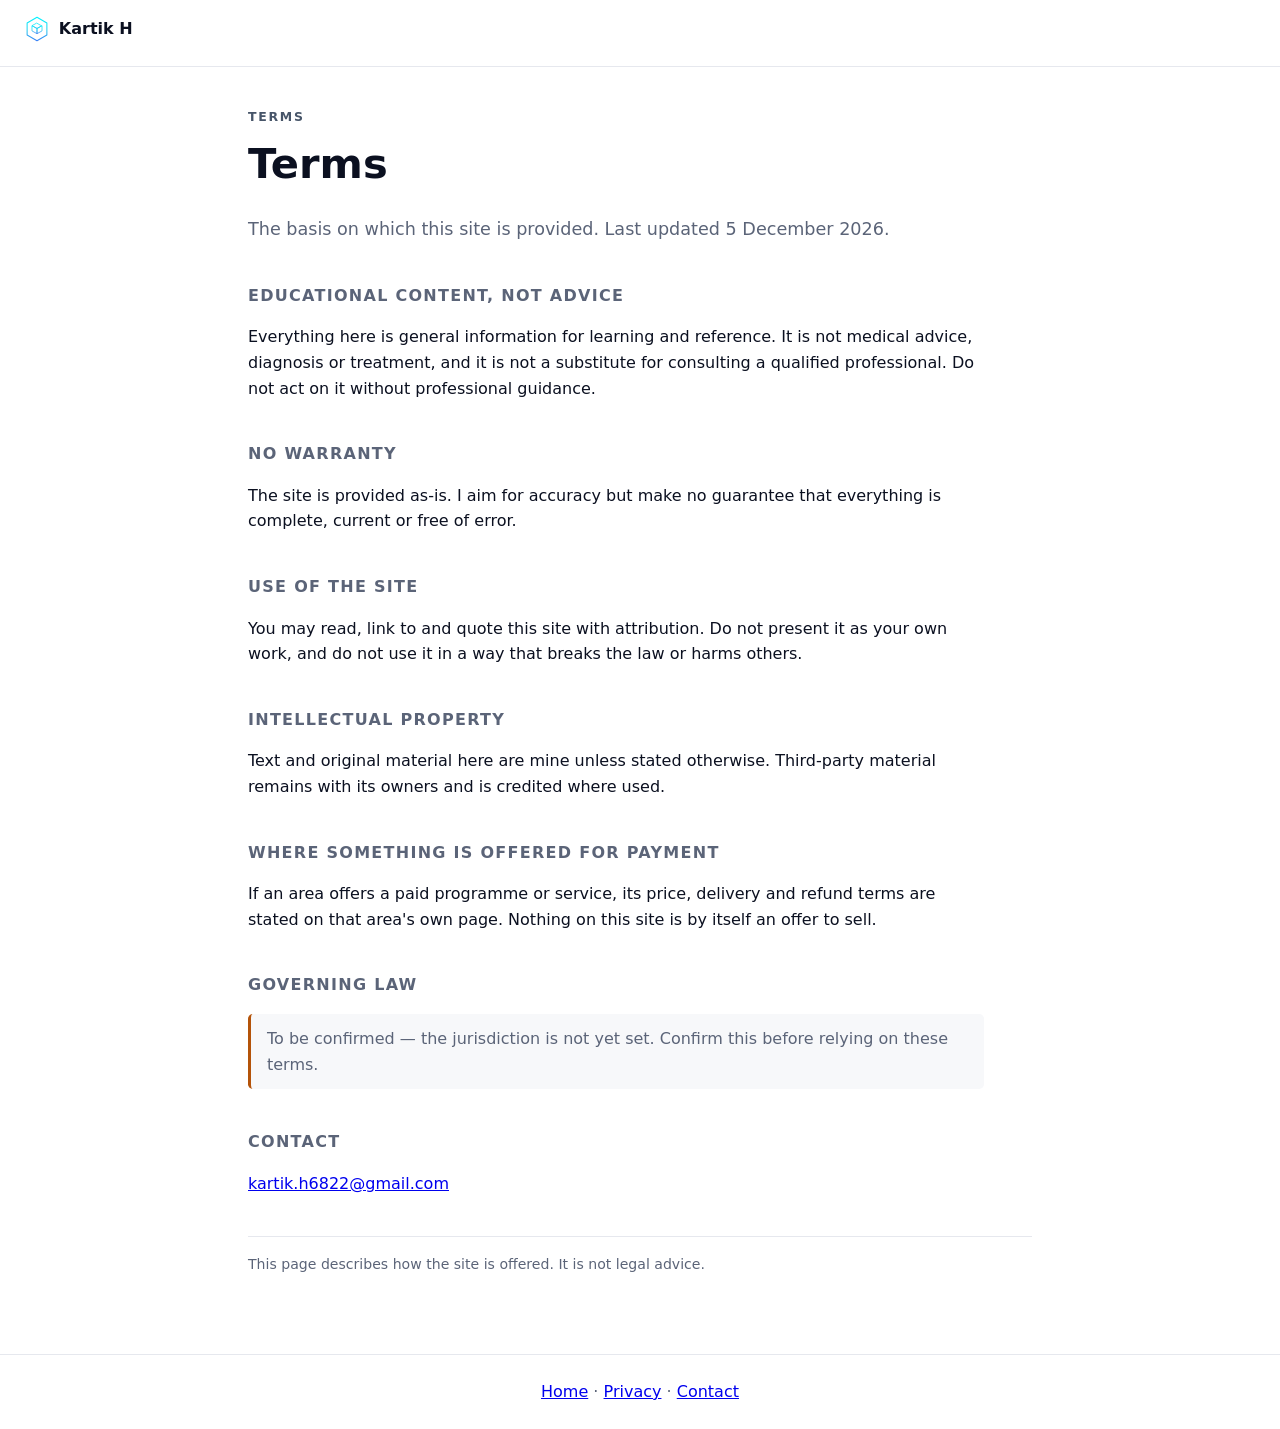
<file: terms/index.html>
<!DOCTYPE html>
<html lang="en">
<head>
  <meta charset="UTF-8">
  <meta name="viewport" content="width=device-width, initial-scale=1.0">
  <title>Terms · Kartik H</title>
  <meta name="description" content="The basis on which this site is provided.">
  <link rel="icon" href="/assets/images/favicon/favicon.svg" type="image/svg+xml">
  <link rel="apple-touch-icon" href="/assets/images/favicon/apple-touch-icon.png">
  <link rel="manifest" href="/manifest.json">
  <meta property="og:title" content="Terms · Kartik H">
  <meta property="og:image" content="https://kartik-h6.github.io/assets/images/og/og-terms.png">
  <meta name="twitter:card" content="summary_large_image">
  <link rel="stylesheet" href="/assets/css/style.css">
  <link rel="stylesheet" href="/terms/style.css">
</head>
<body>
  <header class="site-head"><nav><a class="brand" href="/"><img class="brand-mark" src="/assets/images/icons/logo-hexagon-cube.svg" alt="" width="26" height="26"><span>Kartik H</span></a></nav></header>
  <main>
    <p class="area-kicker">Terms</p>
    <h1>Terms</h1>
    <p class="lede">The basis on which this site is provided. Last updated <span id="last-updated">—</span>.</p>

    <section>
      <h2>Educational content, not advice</h2>
      <p>Everything here is general information for learning and reference. It is not medical advice, diagnosis or treatment, and it is not a substitute for consulting a qualified professional. Do not act on it without professional guidance.</p>
    </section>

    <section>
      <h2>No warranty</h2>
      <p>The site is provided as-is. I aim for accuracy but make no guarantee that everything is complete, current or free of error.</p>
    </section>

    <section>
      <h2>Use of the site</h2>
      <p>You may read, link to and quote this site with attribution. Do not present it as your own work, and do not use it in a way that breaks the law or harms others.</p>
    </section>

    <section>
      <h2>Intellectual property</h2>
      <p>Text and original material here are mine unless stated otherwise. Third-party material remains with its owners and is credited where used.</p>
    </section>

    <section>
      <h2>Where something is offered for payment</h2>
      <p>If an area offers a paid programme or service, its price, delivery and refund terms are stated on that area's own page. Nothing on this site is by itself an offer to sell.</p>
    </section>

    <section>
      <h2>Governing law</h2>
      <p class="placeholder">To be confirmed — the jurisdiction is not yet set. Confirm this before relying on these terms.</p>
    </section>

    <section>
      <h2>Contact</h2>
      <p><a href="mailto:kartik.h6822@gmail.com">kartik.h6822@gmail.com</a></p>
    </section>

    <p class="note">This page describes how the site is offered. It is not legal advice.</p>
  </main>
  <footer><a href="/">Home</a> · <a href="/privacy/">Privacy</a> · <a href="/contact/">Contact</a></footer>
  <script src="/terms/main.js" defer></script>
</body>
</html>
</file>
<file: assets/css/style.css>
:root {
  --ink: #0b1020;
  --muted: #5b6478;
  --line: #e6e8ee;
  --bg: #ffffff;
  --accent: #0f766e;
  --accent-cyan: #22d3ee;
}

* { box-sizing: border-box; }

body {
  margin: 0;
  font-family: system-ui, -apple-system, "Segoe UI", Roboto, sans-serif;
  color: var(--ink);
  background: var(--bg);
  line-height: 1.6;
}

.site-head {
  border-bottom: 1px solid var(--line);
  padding: 1rem 1.5rem;
}

.brand {
  display: inline-flex;
  align-items: center;
  gap: .55rem;
  font-weight: 700;
  text-decoration: none;
  color: var(--ink);
}

.brand-mark {
  display: block;
  width: 26px;
  height: 26px;
}

main {
  max-width: 52rem;
  margin: 0 auto;
  padding: 2.5rem 1.5rem 4rem;
}

h1 { font-size: clamp(1.8rem, 1.2rem + 2vw, 2.6rem); margin: 0 0 .5rem; }

.lede { color: var(--muted); font-size: 1.1rem; }

h2 {
  font-size: 1rem;
  text-transform: uppercase;
  letter-spacing: .08em;
  color: var(--muted);
  margin-top: 2.5rem;
}

.grid {
  list-style: none;
  padding: 0;
  display: grid;
  grid-template-columns: repeat(auto-fill, minmax(11rem, 1fr));
  gap: .75rem;
}

.grid a {
  display: block;
  padding: .9rem 1rem;
  border: 1px solid var(--line);
  border-radius: .6rem;
  text-decoration: none;
  color: var(--ink);
}

.grid a:hover { border-color: var(--accent); }

.placeholder {
  color: var(--muted);
  background: #f7f8fa;
  border-left: 3px solid var(--accent);
  padding: .75rem 1rem;
}

code {
  background: #f2f3f6;
  padding: .1rem .35rem;
  border-radius: .25rem;
  font-size: .9em;
}

footer {
  border-top: 1px solid var(--line);
  padding: 1.5rem;
  text-align: center;
  color: var(--muted);
}
</file>
<file: about/style.css>
/* Area layer for /about/
   Extends /assets/css/style.css — it never replaces it. Loaded after the
   shared sheet, so it can override the accent for this folder only. */
:root { --accent: #0f766e; }

.area-kicker {
  margin: 0 0 .25rem;
  font-size: .78rem;
  font-weight: 600;
  text-transform: uppercase;
  letter-spacing: .14em;
  color: var(--accent);
}

.kv {
  list-style: none;
  padding: 0;
  margin: 1rem 0 0;
  display: grid;
  gap: .75rem;
}

.kv li {
  display: grid;
  gap: .15rem;
  padding: .9rem 1rem;
  border: 1px solid var(--line);
  border-radius: .6rem;
}

.kv strong { font-size: .95rem; }
.kv span { color: var(--muted); font-size: .92rem; }
</file>
<file: cgpacalculator/style.css>
/* Area layer for /cgpacalculator/
   Extends /assets/css/style.css — accent override + calculator table and buttons. */
:root { --accent: #1d4ed8; }

.area-kicker {
  margin: 0 0 .25rem;
  font-size: .78rem;
  font-weight: 600;
  text-transform: uppercase;
  letter-spacing: .14em;
  color: var(--accent);
}

.calc {
  width: 100%;
  border-collapse: collapse;
  margin-top: 1rem;
  font-size: .93rem;
}

.calc th,
.calc td {
  border: 1px solid var(--line);
  padding: .5rem .6rem;
  text-align: left;
}

.calc th {
  font-size: .78rem;
  text-transform: uppercase;
  letter-spacing: .08em;
  color: var(--muted);
  background: #f7f8fa;
}

.calc input {
  font: inherit;
  width: 100%;
  min-width: 4.5rem;
  padding: .35rem .45rem;
  border: 1px solid var(--line);
  border-radius: .35rem;
  background: #fff;
  color: var(--ink);
}

.calc input:focus { outline: 2px solid var(--accent); outline-offset: 1px; }

.calc-actions {
  display: flex;
  flex-wrap: wrap;
  gap: .6rem;
  margin-top: 1rem;
}

.btn-primary,
.btn-ghost {
  font: inherit;
  font-size: .9rem;
  padding: .55rem 1rem;
  border-radius: .5rem;
  cursor: pointer;
}

.btn-primary {
  background: var(--accent);
  border: 1px solid var(--accent);
  color: #fff;
  font-weight: 600;
}

.btn-ghost {
  background: transparent;
  border: 1px solid var(--line);
  color: var(--muted);
}

.btn-ghost:hover { border-color: var(--accent); color: var(--accent); }

.result {
  margin-top: 1rem;
  font-size: 1.35rem;
  font-weight: 700;
  color: var(--accent);
}

.hint { color: var(--muted); font-size: .92rem; }
.note { margin-top: 2.5rem; font-size: .88rem; color: var(--muted); }
</file>
<file: contact/style.css>
/* Area layer for /contact/
   Extends /assets/css/style.css — accent override + contact actions and links. */
:root { --accent: #0d9488; }

.area-kicker {
  margin: 0 0 .25rem;
  font-size: .78rem;
  font-weight: 600;
  text-transform: uppercase;
  letter-spacing: .14em;
  color: var(--accent);
}

.contact-row {
  display: flex;
  flex-wrap: wrap;
  align-items: center;
  gap: .75rem;
  margin: 1.75rem 0 0;
}

.btn-primary,
.btn-copy {
  font: inherit;
  font-size: .95rem;
  padding: .6rem 1.1rem;
  border-radius: .55rem;
  cursor: pointer;
  text-decoration: none;
}

.btn-primary {
  background: var(--accent);
  border: 1px solid var(--accent);
  color: #fff;
  font-weight: 600;
}

.btn-copy {
  background: transparent;
  border: 1px solid var(--line);
  color: var(--muted);
}

.btn-copy:hover { border-color: var(--accent); color: var(--accent); }

.links { list-style: none; padding: 0; margin: 1rem 0 0; display: grid; gap: .5rem; }
.links a { color: var(--accent); font-weight: 600; text-decoration: none; }
.links a:hover { text-decoration: underline; }
</file>
<file: digitalsetup/style.css>
/* Area layer for /digitalsetup/
   Extends /assets/css/style.css — accent override + service list and steps. */
:root { --accent: #047857; }

.area-kicker {
  margin: 0 0 .25rem;
  font-size: .78rem;
  font-weight: 600;
  text-transform: uppercase;
  letter-spacing: .14em;
  color: var(--accent);
}

.kv { list-style: none; padding: 0; margin: 1rem 0 0; display: grid; gap: .75rem; }

.kv li {
  display: grid;
  gap: .15rem;
  padding: .9rem 1rem;
  border: 1px solid var(--line);
  border-radius: .6rem;
}

.kv strong { font-size: .95rem; }
.kv span { color: var(--muted); font-size: .92rem; }

.steps { margin: 1rem 0 0; padding-left: 1.2rem; color: var(--muted); }
.steps li { margin-bottom: .45rem; }

.btn-primary {
  display: inline-block;
  font: inherit;
  font-size: .95rem;
  font-weight: 600;
  padding: .6rem 1.1rem;
  border-radius: .55rem;
  background: var(--accent);
  border: 1px solid var(--accent);
  color: #fff;
  text-decoration: none;
}
</file>
<file: journey/style.css>
/* Area layer for /journey/
   Extends /assets/css/style.css — accent override + vertical timeline. */
:root { --accent: #7c3aed; }

.area-kicker {
  margin: 0 0 .25rem;
  font-size: .78rem;
  font-weight: 600;
  text-transform: uppercase;
  letter-spacing: .14em;
  color: var(--accent);
}

.timeline {
  list-style: none;
  padding: 0;
  margin: 2rem 0 0;
  border-left: 2px solid var(--line);
}

.timeline li {
  position: relative;
  padding: 0 0 1.5rem 1.5rem;
}

.timeline li::before {
  content: "";
  position: absolute;
  left: -7px;
  top: .45rem;
  width: 12px;
  height: 12px;
  border-radius: 50%;
  background: var(--accent);
}

.timeline .when {
  display: block;
  font-size: .78rem;
  font-weight: 600;
  letter-spacing: .1em;
  text-transform: uppercase;
  color: var(--accent);
}

.timeline .what { margin: .2rem 0 .15rem; font-size: 1.02rem; }
.timeline .where { margin: 0; color: var(--muted); font-size: .92rem; }
</file>
<file: knowledge/style.css>
/* Area layer for /knowledge/
   Extends /assets/css/style.css — accent override + search field and note list. */
:root { --accent: #b45309; }

.area-kicker {
  margin: 0 0 .25rem;
  font-size: .78rem;
  font-weight: 600;
  text-transform: uppercase;
  letter-spacing: .14em;
  color: var(--accent);
}

.visually-hidden {
  position: absolute;
  width: 1px; height: 1px;
  padding: 0; margin: -1px;
  overflow: hidden; clip: rect(0 0 0 0);
  white-space: nowrap; border: 0;
}

.search { display: block; margin: 1.75rem 0 1rem; }

.search input {
  font: inherit;
  width: 100%;
  max-width: 26rem;
  padding: .65rem .9rem;
  border: 1px solid var(--line);
  border-radius: .6rem;
  background: #fff;
  color: var(--ink);
}

.search input:focus { outline: 2px solid var(--accent); outline-offset: 1px; }

.notes { list-style: none; padding: 0; margin: 0; display: grid; gap: .75rem; }

.note {
  border: 1px solid var(--line);
  border-radius: .6rem;
  padding: .9rem 1rem;
}

.note h3 { margin: 0 0 .25rem; font-size: .98rem; }
.note p { margin: 0; color: var(--muted); font-size: .92rem; }
.note[hidden] { display: none; }

.empty { color: var(--muted); }
</file>
<file: pharmacy/style.css>
/* Area layer for /pharmacy/
   Extends /assets/css/style.css — accent override + cards and filters. */
:root { --accent: #0369a1; }

.area-kicker {
  margin: 0 0 .25rem;
  font-size: .78rem;
  font-weight: 600;
  text-transform: uppercase;
  letter-spacing: .14em;
  color: var(--accent);
}

.filters { display: flex; flex-wrap: wrap; gap: .5rem; margin: 1.75rem 0 1rem; }

.chip {
  font: inherit;
  font-size: .85rem;
  padding: .35rem .9rem;
  border: 1px solid var(--line);
  border-radius: 999px;
  background: transparent;
  color: var(--muted);
  cursor: pointer;
}

.chip:hover { border-color: var(--accent); color: var(--accent); }
.chip.is-active { background: var(--accent); border-color: var(--accent); color: #fff; }

.cards {
  list-style: none;
  padding: 0;
  margin: 0;
  display: grid;
  gap: 1rem;
  grid-template-columns: repeat(auto-fill, minmax(15rem, 1fr));
}

.card { border: 1px solid var(--line); border-radius: .7rem; padding: 1rem 1.15rem; }
.card h3 { margin: 0 0 .35rem; font-size: 1rem; }
.card p { margin: 0; color: var(--muted); font-size: .9rem; }
.card[hidden] { display: none; }

.note { margin-top: 2rem; font-size: .88rem; color: var(--muted); }
</file>
<file: privacy/style.css>
/* Area layer for /privacy/
   Extends /assets/css/style.css — accent override + long-form reading styles. */
:root { --accent: #475569; }

.area-kicker {
  margin: 0 0 .25rem;
  font-size: .78rem;
  font-weight: 600;
  text-transform: uppercase;
  letter-spacing: .14em;
  color: var(--accent);
}

main section { max-width: 46rem; }

.plain { list-style: none; padding: 0; margin: 1rem 0 0; display: grid; gap: .6rem; }

.plain li {
  border-left: 3px solid var(--line);
  padding: .2rem 0 .2rem .9rem;
  color: var(--muted);
}

.plain strong { color: var(--ink); }

.note {
  margin-top: 2.5rem;
  padding-top: 1rem;
  border-top: 1px solid var(--line);
  font-size: .88rem;
  color: var(--muted);
}
</file>
<file: projects/style.css>
/* Area layer for /projects/
   Extends /assets/css/style.css — accent override + card grid and filter chips. */
:root { --accent: #1d4ed8; }

.area-kicker {
  margin: 0 0 .25rem;
  font-size: .78rem;
  font-weight: 600;
  text-transform: uppercase;
  letter-spacing: .14em;
  color: var(--accent);
}

.filters {
  display: flex;
  flex-wrap: wrap;
  gap: .5rem;
  margin: 1.75rem 0 1rem;
}

.chip {
  font: inherit;
  font-size: .85rem;
  padding: .35rem .9rem;
  border: 1px solid var(--line);
  border-radius: 999px;
  background: transparent;
  color: var(--muted);
  cursor: pointer;
}

.chip:hover { border-color: var(--accent); color: var(--accent); }
.chip.is-active { background: var(--accent); border-color: var(--accent); color: #fff; }

.cards {
  list-style: none;
  padding: 0;
  margin: 0;
  display: grid;
  gap: 1rem;
  grid-template-columns: repeat(auto-fill, minmax(17rem, 1fr));
}

.card {
  border: 1px solid var(--line);
  border-radius: .7rem;
  padding: 1.1rem 1.25rem;
  display: flex;
  flex-direction: column;
}

.card h3 { margin: 0 0 .4rem; font-size: 1.05rem; }
.card p { margin: 0 0 .6rem; color: var(--muted); font-size: .93rem; }
.card-links { margin-top: auto; }
.card-links a { color: var(--accent); font-weight: 600; text-decoration: none; }
.card-links a:hover { text-decoration: underline; }

.card[hidden] { display: none; }
</file>
<file: research/style.css>
/* Area layer for /research/
   Extends /assets/css/style.css — accent override + citation and metric blocks. */
:root { --accent: #4338ca; }

.area-kicker {
  margin: 0 0 .25rem;
  font-size: .78rem;
  font-weight: 600;
  text-transform: uppercase;
  letter-spacing: .14em;
  color: var(--accent);
}

.cite {
  border: 1px solid var(--line);
  border-left: 3px solid var(--accent);
  border-radius: .6rem;
  padding: 1.1rem 1.25rem;
  margin-top: 1rem;
}

.cite h3 { margin: 0 0 .4rem; font-size: 1.05rem; }

.metric {
  margin: .25rem 0 .6rem;
  font-size: 1.05rem;
  color: var(--muted);
}

.metric span {
  font-weight: 700;
  color: var(--accent);
  font-size: 1.25rem;
}

.tags {
  list-style: none;
  padding: 0;
  margin: 1rem 0 0;
  display: flex;
  flex-wrap: wrap;
  gap: .5rem;
}

.tags li {
  border: 1px solid var(--line);
  border-radius: 999px;
  padding: .35rem .8rem;
  font-size: .85rem;
  color: var(--muted);
}

.btn-copy {
  font: inherit;
  font-size: .85rem;
  padding: .45rem .9rem;
  border: 1px solid var(--accent);
  border-radius: .5rem;
  background: transparent;
  color: var(--accent);
  cursor: pointer;
}

.btn-copy:hover { background: var(--accent); color: #fff; }
</file>
<file: sslc/style.css>
/* Area layer for /sslc/
   Extends /assets/css/style.css — accent override + guardian notice and cards. */
:root { --accent: #a16207; }

.area-kicker {
  margin: 0 0 .25rem;
  font-size: .78rem;
  font-weight: 600;
  text-transform: uppercase;
  letter-spacing: .14em;
  color: var(--accent);
}

.notice {
  margin: 1.5rem 0 0;
  padding: 1rem 1.15rem;
  border: 1px solid var(--line);
  border-left: 3px solid var(--accent);
  border-radius: .6rem;
  background: #fffbeb;
  font-size: .93rem;
  color: var(--muted);
}

.notice strong { display: block; margin-bottom: .3rem; color: var(--ink); }
.notice a { color: var(--accent); }

.filters { display: flex; flex-wrap: wrap; gap: .5rem; margin: 1.75rem 0 1rem; }

.chip {
  font: inherit;
  font-size: .85rem;
  padding: .35rem .9rem;
  border: 1px solid var(--line);
  border-radius: 999px;
  background: transparent;
  color: var(--muted);
  cursor: pointer;
}

.chip:hover { border-color: var(--accent); color: var(--accent); }
.chip.is-active { background: var(--accent); border-color: var(--accent); color: #fff; }

.cards {
  list-style: none;
  padding: 0;
  margin: 0;
  display: grid;
  gap: 1rem;
  grid-template-columns: repeat(auto-fill, minmax(15rem, 1fr));
}

.card { border: 1px solid var(--line); border-radius: .7rem; padding: 1rem 1.15rem; }
.card h3 { margin: 0 0 .35rem; font-size: 1rem; }
.card p { margin: 0; color: var(--muted); font-size: .9rem; }
.card[hidden] { display: none; }

.note { margin-top: 2rem; font-size: .88rem; color: var(--muted); }
</file>
<file: terms/style.css>
/* Area layer for /terms/
   Extends /assets/css/style.css — accent override + long-form reading styles. */
:root { --accent: #475569; }

.area-kicker {
  margin: 0 0 .25rem;
  font-size: .78rem;
  font-weight: 600;
  text-transform: uppercase;
  letter-spacing: .14em;
  color: var(--accent);
}

main section { max-width: 46rem; }

.placeholder {
  color: var(--muted);
  background: #f7f8fa;
  border-left: 3px solid #b45309;
  padding: .75rem 1rem;
  border-radius: .3rem;
}

.note {
  margin-top: 2.5rem;
  padding-top: 1rem;
  border-top: 1px solid var(--line);
  font-size: .88rem;
  color: var(--muted);
}
</file>
